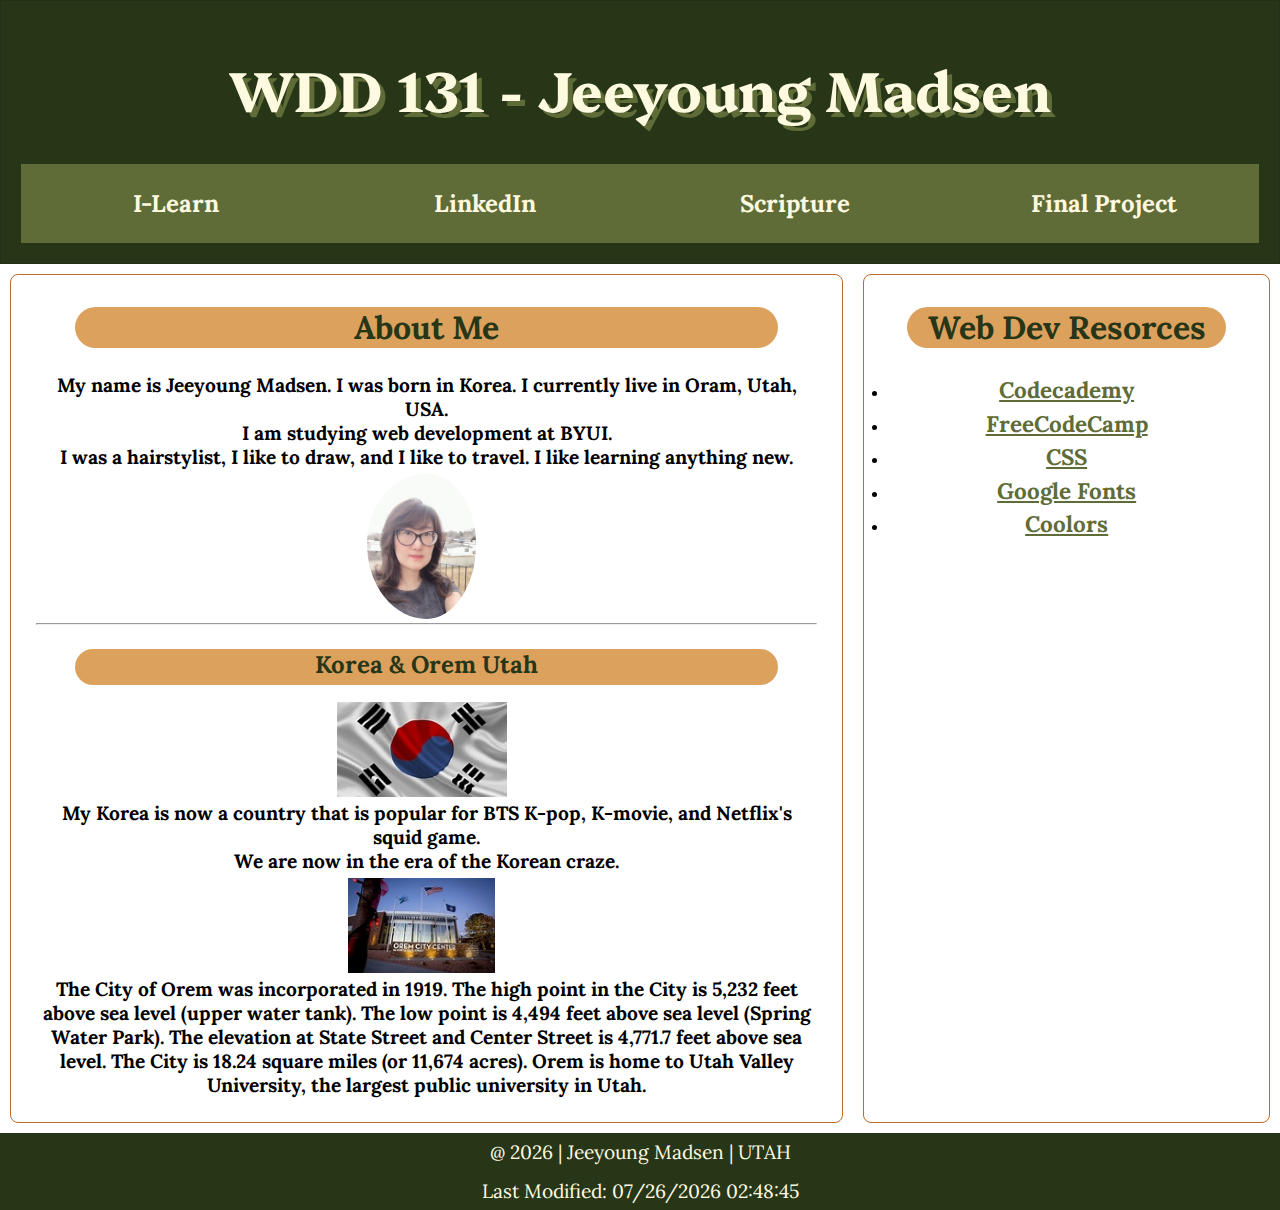
<file: index.html>
<!DOCTYPE html>
<html lang="en">
<head>
    <meta charset="UTF-8">
    <meta name="viewport" content="width=device-width, initial-scale=1.0">
    <title>WDD 131 - Dynamic Web Fundamentals - Jeeyoung Madsen</title>
    <meta name="author" content="Jeeyoung Madsen" />
    <meta name="description" content="WDD 131- Dynamic Web Fundamentals - Jeeyoung Madsen - About me." />

    <link rel="stylesheet" href="styles/base.css">
    <script src="scripts/getdates.js" defer></script>

    <link rel="preconnect" href="https://fonts.googleapis.com">
    <link rel="preconnect" href="https://fonts.gstatic.com" crossorigin>
    <link href="https://fonts.googleapis.com/css2?family=Josefin+Sans:wght@100&family=Lora:ital,wght@0,400..700;1,400..700&family=Platypi:ital,wght@0,300..800;1,300..800&family=Satisfy&display=swap" rel="stylesheet">
</head>
<body>
    <header>
        <h1>WDD 131 - Jeeyoung Madsen</h1>
        <nav>     
            <a href="https://byui.instructure.com/">I-Learn</a>
            <a href="www.linkedin.com/in/jeeyoung-madsen-9294201b5">LinkedIn</a>
            <a href="https://www.churchofjesuschrist.org/study/scriptures/bofm/alma/11?lang=eng">Scripture</a>
            <a href="final-project.html">Final Project</a>   
        </nav>
    </header>
    <main>
        <section class="card">
            <h2>About Me</h2>
            <div>
                <p>My name is Jeeyoung Madsen. I was born in Korea.
                    I currently live in Oram, Utah, USA. 
                    <br>
                    I am studying web development at BYUI. 
                    <br>
                    I was a hairstylist, I like to draw, and I like to travel. I like learning anything new.</p>
                <img id="picture" src="images/jeeyoung.jpg" alt="jeeyoung">
            </div>
            <hr>
            <h4>Korea & Orem Utah</h4>
            <div>
                <img src="images/korea.jpg" alt="korea flag">
                <p>My Korea is now a country that is popular for BTS K-pop, K-movie, and Netflix's squid game. 
                    <br>
                    We are now in the era of the Korean craze.</p>
                <img src="images/orem.jpg" alt="orem city building">
                <p>The City of Orem was incorporated in 1919. The high point in the City is 5,232 feet above sea level (upper water tank). The low point is 4,494 feet above sea level (Spring Water Park). The elevation at State Street and Center Street is 4,771.7 feet above sea level. The City is 18.24 square miles (or 11,674 acres).
                    Orem is home to Utah Valley University, the largest public university in Utah.</p>
            </div>
        </section>
        <section class="card">
            <div class="resources">
                <h2>Web Dev Resorces</h2>
                    <ul class="flex">
                        <li>
                            <a href="https://www.codecademy.com/">Codecademy</a>
                        </li>
                        <li>
                            <a href="https://www.freecodecamp.org/">FreeCodeCamp</a>
                        </li>
                        <li>
                            <a href="https://css-tricks.com/">CSS</a>
                        </li>
                        <li>
                            <a href="https://fonts.google.com/">Google Fonts</a>
                        </li>
                        <li>
                            <a href="https://coolors.co/">Coolors</a>
                        </li>
                    </ul>
            </div>
        </section>
    </main>
    <footer>
        <p>@
            <span id="currentyear"></span>
            | Jeeyoung Madsen | UTAH
        </p>
        <p>Last Modified: 
            <span id="lastModified"></span>
        </p>
    </footer>

</body>
</html>
</file>
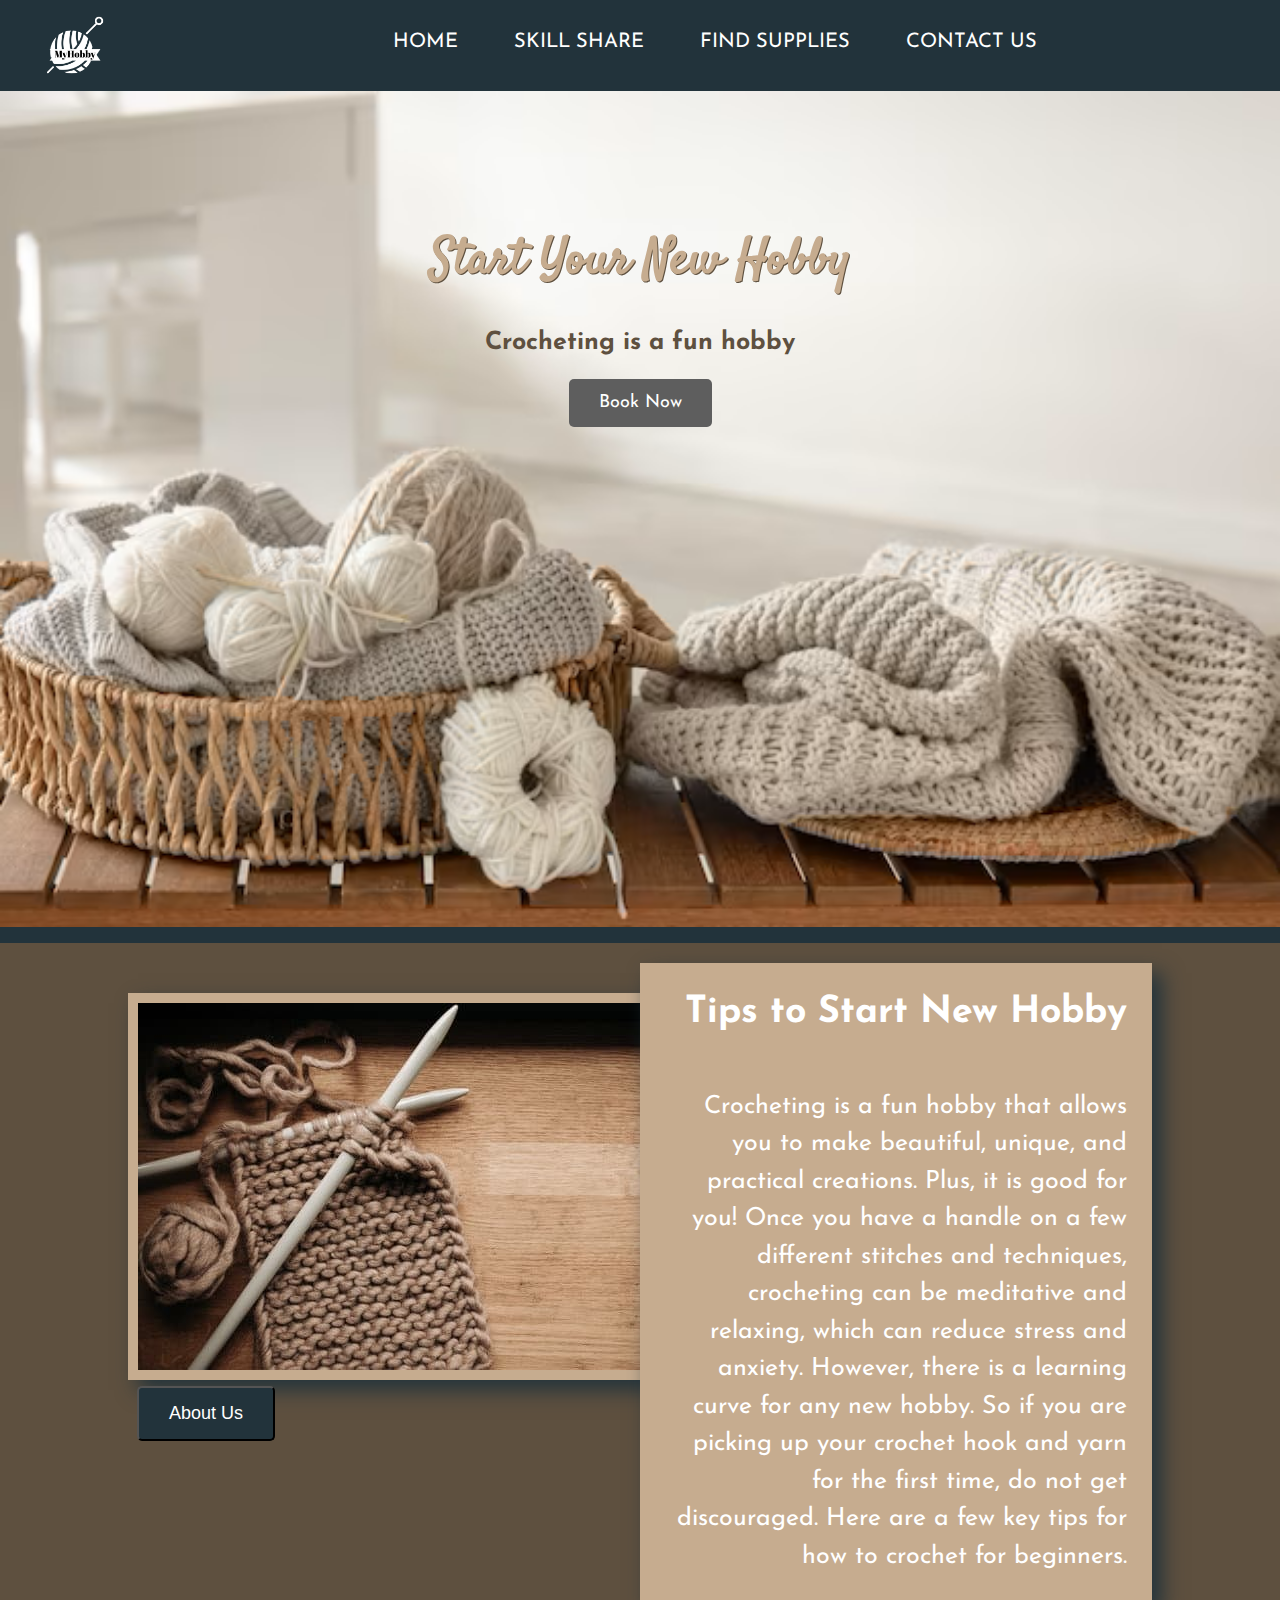
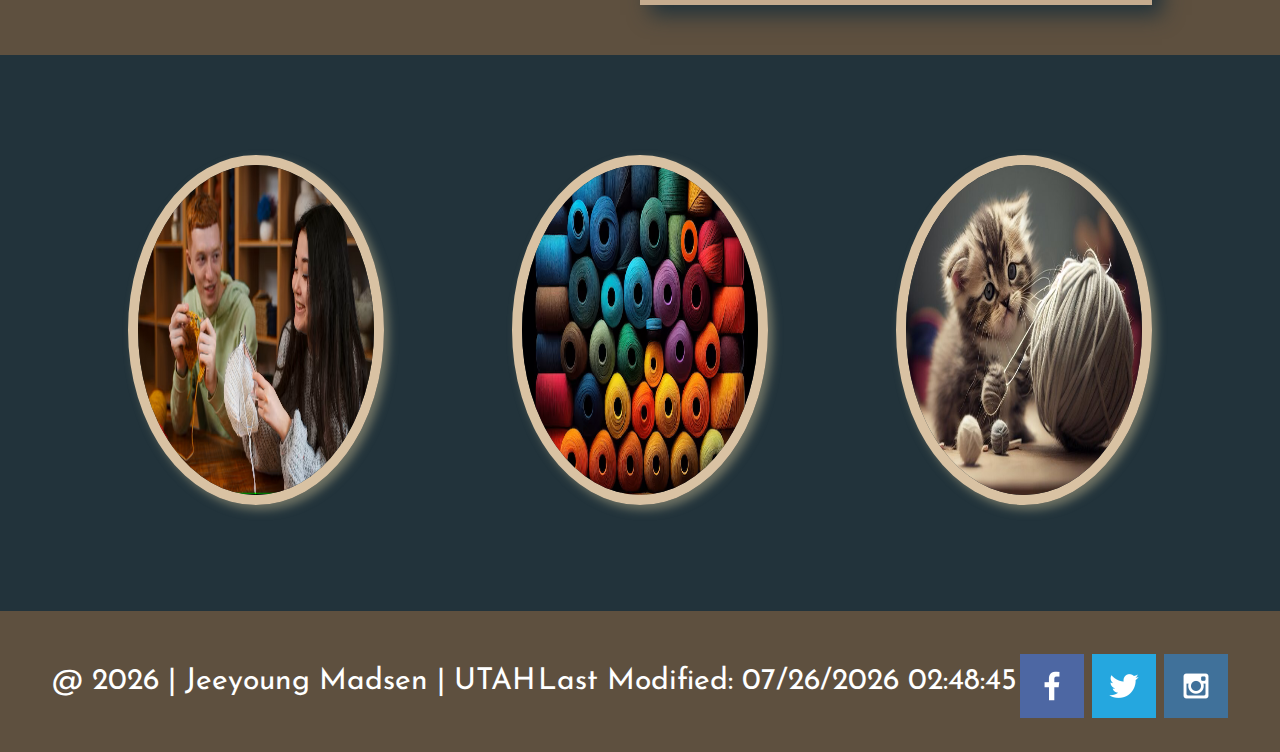
<file: project/index.html>
<!DOCTYPE html>
<html lang="en-us">

<head>
    <meta charset="UTF-8">
    <meta http-equiv="X-UA-Compatible" content="IE=edge">
    <meta name="viewport" content="width=device-width, initial-scale=1.0">
    <title>Hobby Play</title>
    <link rel="stylesheet" href="styles/index.css">
    <script src="scripts/index.js" defer></script>

    <link rel="preconnect" href="https://fonts.googleapis.com">
    <link rel="preconnect" href="https://fonts.gstatic.com" crossorigin>
    <link href="https://fonts.googleapis.com/css2?family=Josefin+Sans:wght@100&family=Lora:ital,wght@0,400..700;1,400..700&family=Platypi:ital,wght@0,300..800;1,300..800&family=Satisfy&display=swap" rel="stylesheet">
</head>

<body>
    <div id="content">
    <header>
        <a id="logo_link" href="index.html">
            <img class="logo" src="images/MyHobby-logos_white1.png" alt="crochet hobby logo">
        </a>
        <button id="menu"></button>
            <nav class="navigation">
            <!-- <ul> -->
                <a href="index.html">HOME</a>
                <a href="skillshare.html">SKILL SHARE</a>
                <a href="findsupplies.html">FIND SUPPLIES</a>
            <!-- <a href="site-plan.html">RATES/DATES</a> -->
                <a href="contactus.html">CONTACT US</a>
            <!-- </ul> -->
        </nav>
    </header>

    <div id="hobby">
        <div id="hobby-box">
            <img id="hobby-img" src="images/basket-with-threads.png" alt="crochet hobby">
        </div>
            <section id="hobby-msg">
                <h1 class="home-title">Start Your New Hobby</h1>
                <h4>Crocheting is a fun hobby</h4>
                <div class='button-box'>
                    <a class='book' href="contactus.html">Book Now</a>
                </div>
            </section>
    </div>
    <!-- <div class="bg-text">Enjoy Your Hobby</div> -->

    <main class="home-grid">
        <div id="background-home"></div>
            <section class="home">  
            <img class="brown-img" src="images/brownmaking.jpg" alt="start new hobby">
            <div class="dropdown">
                <button class="dropbtn">About Us</button>
                    <div class="dropdown-content">
                        <!-- <a href="#" rel="free" class="item-menu">Free</a>
                        <a href="#" rel="store" class="item-menu">Store</a>
                        <a href="#" rel="book" class="item-menu">Book</a> -->
                        <a href="skillshare.html">Free</a>
                        <a href="findsupplies.html">Store</a>
                        <a href="contactus.html">Book</a>
                    </div>
            </div>
            </section>
            <section class="home-text">
                <h2>Tips to Start New Hobby</h2>
                <p>Crocheting is a fun hobby that allows you to make beautiful, unique, and practical creations. 
                   Plus, it is good for you! Once you have a handle on a few different stitches and techniques, crocheting can be meditative and relaxing, 
                   which can reduce stress and anxiety. However, there is a learning curve for any new hobby. 
                   So if you are picking up your crochet hook and yarn for the first time, do not get discouraged. 
                   Here are a few key tips for how to crochet for beginners.</p>
           </section>
        
            <div id="information"></div>
            <section class="sharing-card">
                <div class="container">
                <img class="card-img" src="images/young-people-crochet.png" alt="two young men crochet">
                <div class='middle'>
                    <div class='text'>
                    <a href="skillshare.html">Class</a>
                </div>
                </div>
            </section>
            <section class="supplies-card">
            <div class="container">
            <img class="card-img" src="images/spools-multi-colored-thread.png" alt="colored thread">
                <div class='middle'>
                <div class='text'>
                <a href="findsupplies.html">Link</a>
                </div>
                </div>
            </div>  
            </section>
            <section class="contact-card">
            <div class="container"> 
            <img class="card-img" src="images/kitten-playing-with-ball-wool_188544-7879.jpg" alt="kitten contact us">
                <div class='middle'>
                <div class='text'> 
                <a href="contactus.html">Help</a>
                </div>
                </div>
            </div>
            </section>   
        </main>

    <footer>
        <p>@
            <span id="currentyear"></span>
            | Jeeyoung Madsen | UTAH
        </p>
        <p>Last Modified: 
            <span id="lastModified"></span>
        </p>
        <!-- <p><a href="siteplan.html">Site Plan</a></p>
        <p><a href="contactus.html">Contact Us</a></p> -->
        <div class="social">
            <a href="https://facebook.com" target="_blank">
                <img src="images/facebook.png" alt="fb icon">
            </a>
            <a href="https://twitter.com" target="_blank">
                <img src="images/twitter.png" alt="twitter icon">
            </a>
            <a href="https://instagram.com" target="_blank">
                <img src="images/instagram.png" alt="instagram icon">
            </a>
        </div>
    </footer>
    </div>
</body>
</html>
</file>
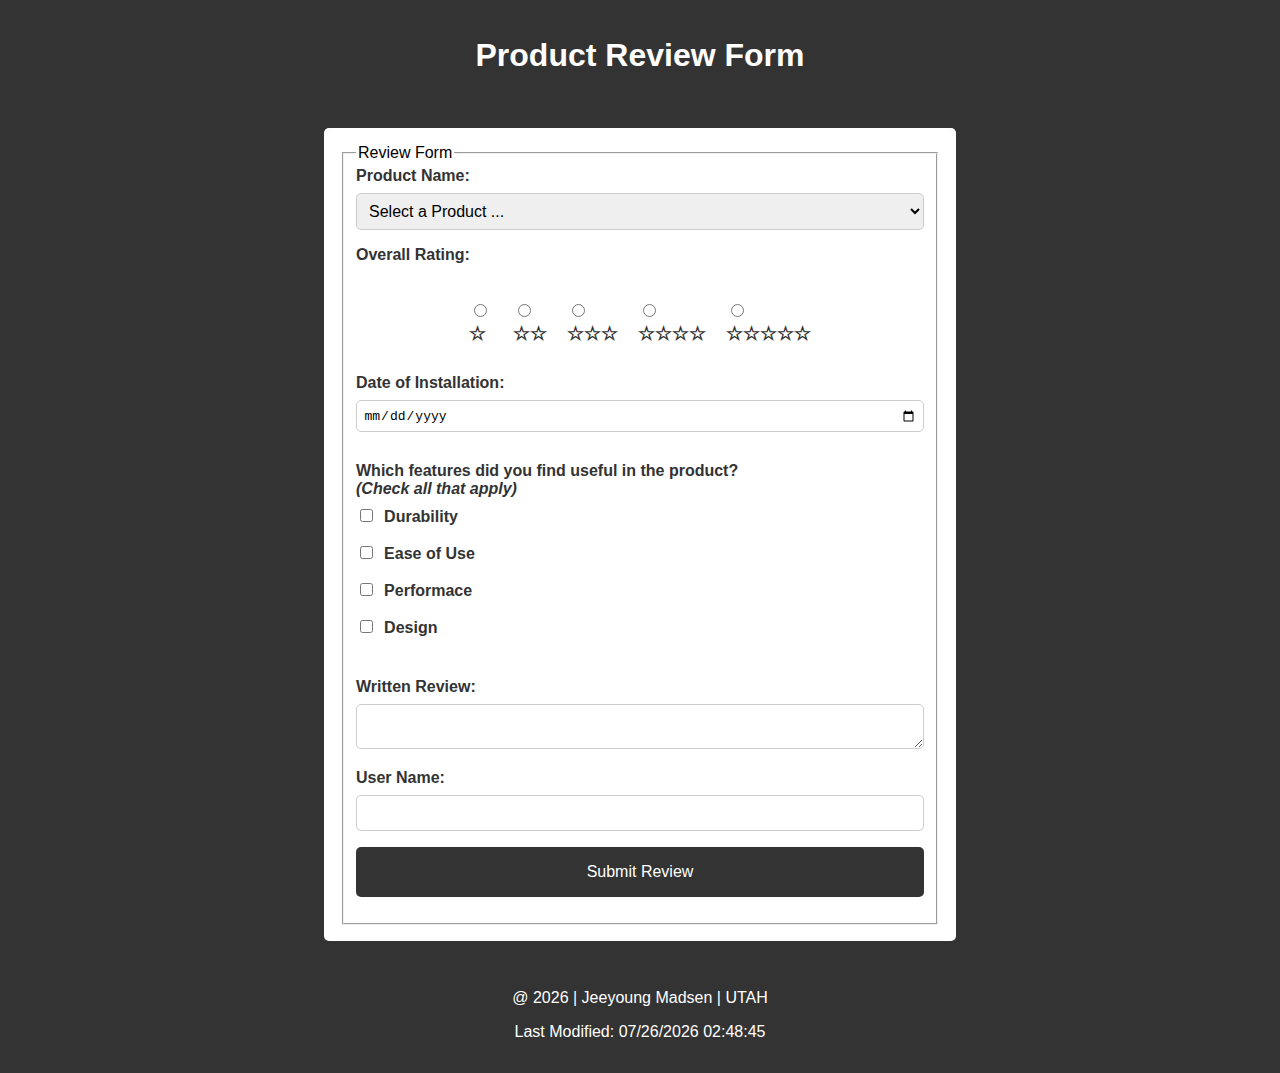
<file: form.html>
<!DOCTYPE html>
<html lang="en">
<head>
    <meta charset="UTF-8">
    <meta name="viewport" content="width=device-width, initial-scale=1.0">
    <title>WDD 131 - Dynamic Web Fundamentals - Jeeyoung Madsen</title>
    <meta name="author" content="Jeeyoung Madsen" />
    <meta name="description" content="WDD 131- Dynamic Web Fundamentals - Jeeyoung Madsen - Product Review Form" />

    <link rel="stylesheet" href="styles/form.css">
    <script src="scripts/form.js" defer></script>

    <link rel="preconnect" href="https://fonts.googleapis.com">
    <link rel="preconnect" href="https://fonts.gstatic.com" crossorigin>
    <link href="https://fonts.googleapis.com/css2?family=Josefin+Sans:wght@100&family=Lora:ital,wght@0,400..700;1,400..700&family=Platypi:ital,wght@0,300..800;1,300..800&family=Satisfy&display=swap" rel="stylesheet">
</head>
<body>
    <header>
        <h1>Product Review Form</h1>
    </header>
    <main>
        <form id="reviewForm" method="get" action="review.html">
            <fieldset>
                <legend>Review Form</legend>

                <!-- Product Name -->
                <div>
                    <label for="productName">Product Name:</label>
                    <select id="productName" name="productName" required>
                        <option value="" disabled selected>Select a Product ...</option>
                    </select>
                </div>

                <!-- Overall Rating -->
                <div>
                    
                    <label>Overall Rating:</label>
                    <div class="rating-container">
                    <div class="rating-item">
                        <input type="radio" id="rating1" name="rating" value="1" required>
                        <label for="rating1">☆</label>
                    </div>
                    <div class="rating-item">
                        <input type="radio" id="rating2" name="rating" value="2" required>
                        <label for="rating2">☆☆</label>
                    </div>
                    <div class="rating-item">
                        <input type="radio" id="rating3" name="rating" value="3" required>
                        <label for="rating3">☆☆☆</label>
                    </div>
                    <div class="rating-item">
                        <input type="radio" id="rating4" name="rating" value="4" required>
                        <label for="rating4">☆☆☆☆</label>
                    </div>
                    <div class="rating-item">
                        <input type="radio" id="rating5" name="rating" value="5" required>
                        <label for="rating5">☆☆☆☆☆</label>
                    </div>
                    </div>
                    <!-- </div> -->
                </div>

                <!-- Date of Installation -->
                <div>
                    <label for="installDate">Date of Installation:</label>
                    <input type="date" id="installDate" name="installDate" required>
                </div>

                <!-- Useful Features -->
                <div class="feature-container">
                    <label>Which features did you find useful in the product? <br><em>(Check all that apply)</em></label>
                    <div class="tick-box">
                    <div>
                        <input type="checkbox" id="feature1" name="features" value="Feature 1">
                        <label for="feature1">Durability</label>
                    </div>
                    <div>
                        <input type="checkbox" id="feature2" name="features" value="Feature 2">
                        <label for="feature2">Ease of Use</label>
                    </div>
                    <div>
                        <input type="checkbox" id="feature3" name="features" value="Feature 3">
                        <label for="feature3">Performace</label>
                    </div>
                    <div>
                        <input type="checkbox" id="feature4" name="features" value="Feature 4">
                        <label for="feature3">Design</label>
                    </div>
                    </div>
                </div>

                <!-- Written Review -->
                <div>
                    <label for="writtenReview">Written Review:</label>
                    <textarea id="writtenReview" name="writtenReview"></textarea>
                </div>

                <!-- User Name -->
                <div>
                    <label for="userName">User Name:</label>
                    <input type="text" id="userName" name="userName">
                </div>

                <!-- Form Submission Button -->
                <div>
                    <input type="submit" value="Submit Review">
                </div>
            </fieldset>
        </form>
    </main>
    <footer>
        <p>@
            <span id="currentyear"></span>
            | Jeeyoung Madsen | UTAH
        </p>
        <p>Last Modified: 
            <span id="lastModified"></span>
        </p>
    </footer>
</body>
</html>
</file>
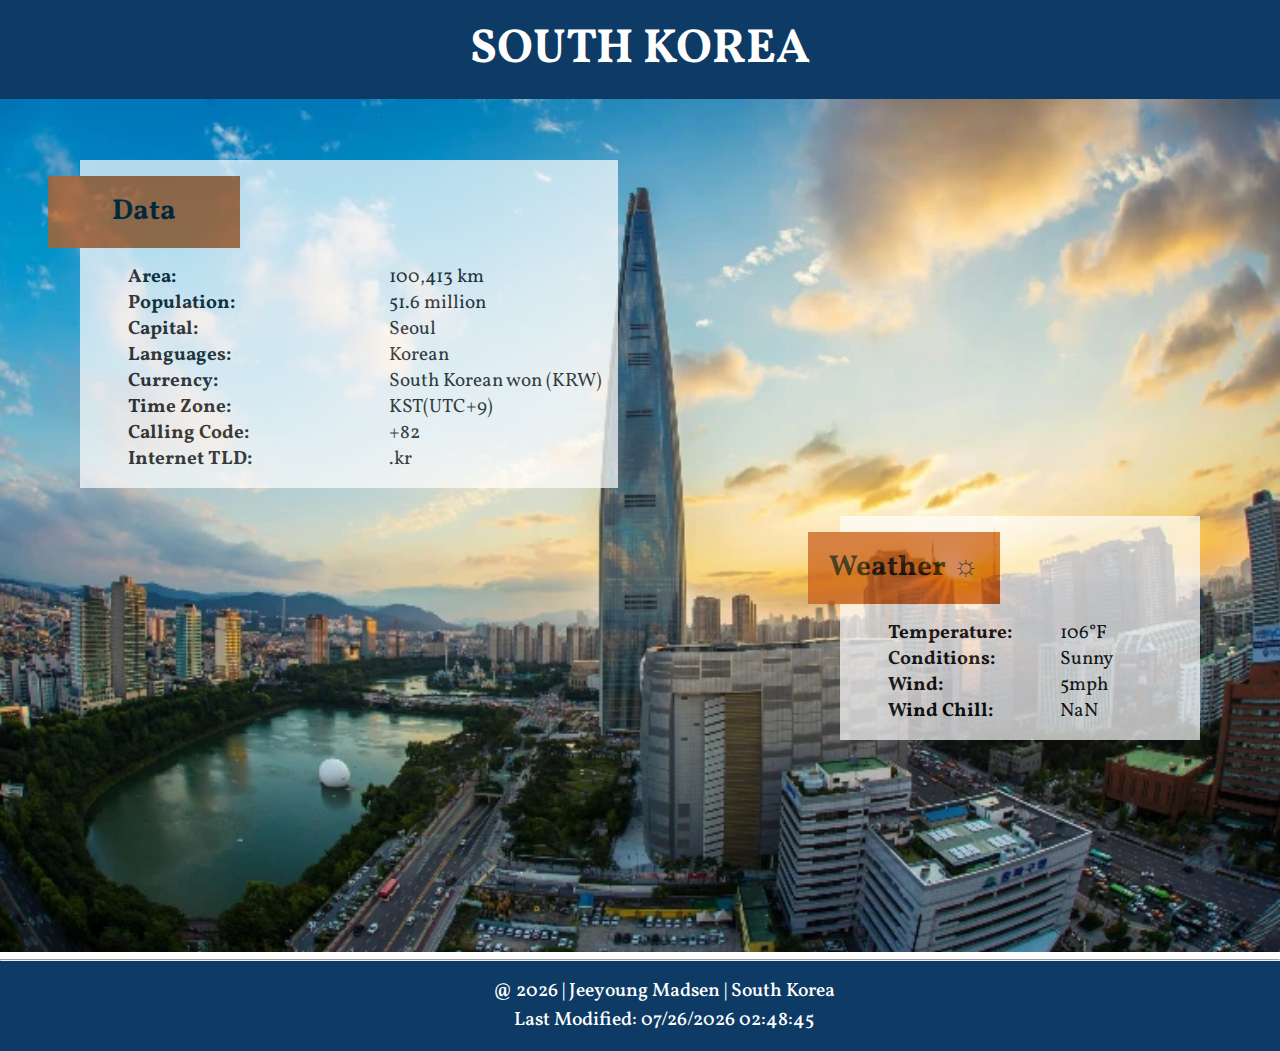
<file: place.html>
<!DOCTYPE html>
<html lang="en">
<head>
    <meta charset="UTF-8">
    <meta name="viewport" content="width=device-width, initial-scale=1.0">
    <title>WDD 131 - Dynamic Web Fundamentals - Jeeyoung Madsen</title>
    <meta name="author" content="Jeeyoung Madsen">
    <meta name="description" content="WDD 131- Dynamic Web Fundamentals - Jeeyoung Madsen - Country Page">

    <link rel="stylesheet" href="styles/place.css">
    <link rel="stylesheet" href="styles/place-large.css">
    <script src="scripts/place.js" defer></script>

    <link rel="preconnect" href="https://fonts.googleapis.com">
    <link rel="preconnect" href="https://fonts.gstatic.com" crossorigin>
    <link href="https://fonts.googleapis.com/css2?family=Vollkorn:ital,wght@0,400..900;1,400..900&display=swap" rel="stylesheet">
</head>
<body>
    <header>
        <h1>SOUTH KOREA</h1>
    </header>
    <main>
        <div class="hero">
            <picture>
            <source srcset="images/seoul-large.webp" media="(min-width: 1500px)">
            <source srcset="images/seoul-medium.webp" media="(min-width: 1000px)">
            <source srcset="images/seoul-small.webp" media="(min-width: 550px)">
            <img src="images/seoul.webp" alt="image of capital city seoul." width="400" height="200">
            <!-- <img src="images/seoul.webp" alt="image of seoul" width="1248" height="682"> -->
            </picture>
        </div>

        <div class="data" id="data">
            <h2>Data</h2>

            <p><strong>Area: </strong></p>
            <p>100,413 km</p>
            <p><strong>Population:</strong></p>
            <p>51.6 million</p>
            <p><strong>Capital:</strong></p>
            <p>Seoul</p>
            <p><strong>Languages:</strong></p>
            <p>Korean</p>
            <p><strong>Currency:</strong></p>
            <p>South Korean won (KRW)</p>
            <p><strong>Time Zone:</strong></p>
            <p>KST(UTC+9)</p>
            <p><strong>Calling Code: </strong></p>
            <p>+82</p>
            <p><strong>Internet TLD:</strong></p>
            <p>.kr</p>

        </div>
        <hr>
        <div class="data" id="weather">
            <h2>Weather </h2>
            <img src="images/weather_clouds_sun_icon.svg" alt="weather clouds sunny" width="100" height="100">

          
            <p><strong>Temperature: </strong></p>
            <p><span id="temperature">106</span>&#176;F</p>
            <!-- <p><span id="temperature">106</span>&#176;F</p> -->
            <p><strong>Conditions:</strong></p>
            <p>Sunny</p>
            <p><strong>Wind:</strong></p>
            <p><span id="wind">5</span>mph</p>
            <p><strong>Wind Chill: </strong></p>
            <p><span id="windChill"> </span></p>
        </div>
    </main>
    <footer>
        <p>@
            <span id="currentyear"></span>
            <!-- <i class="icon U+1F340"></i> -->
            | Jeeyoung Madsen | South Korea
        </p>
        <p>Last Modified: 
            <span id="lastModified"></span>
        </p>
    </footer>
</body>
</html>
</file>
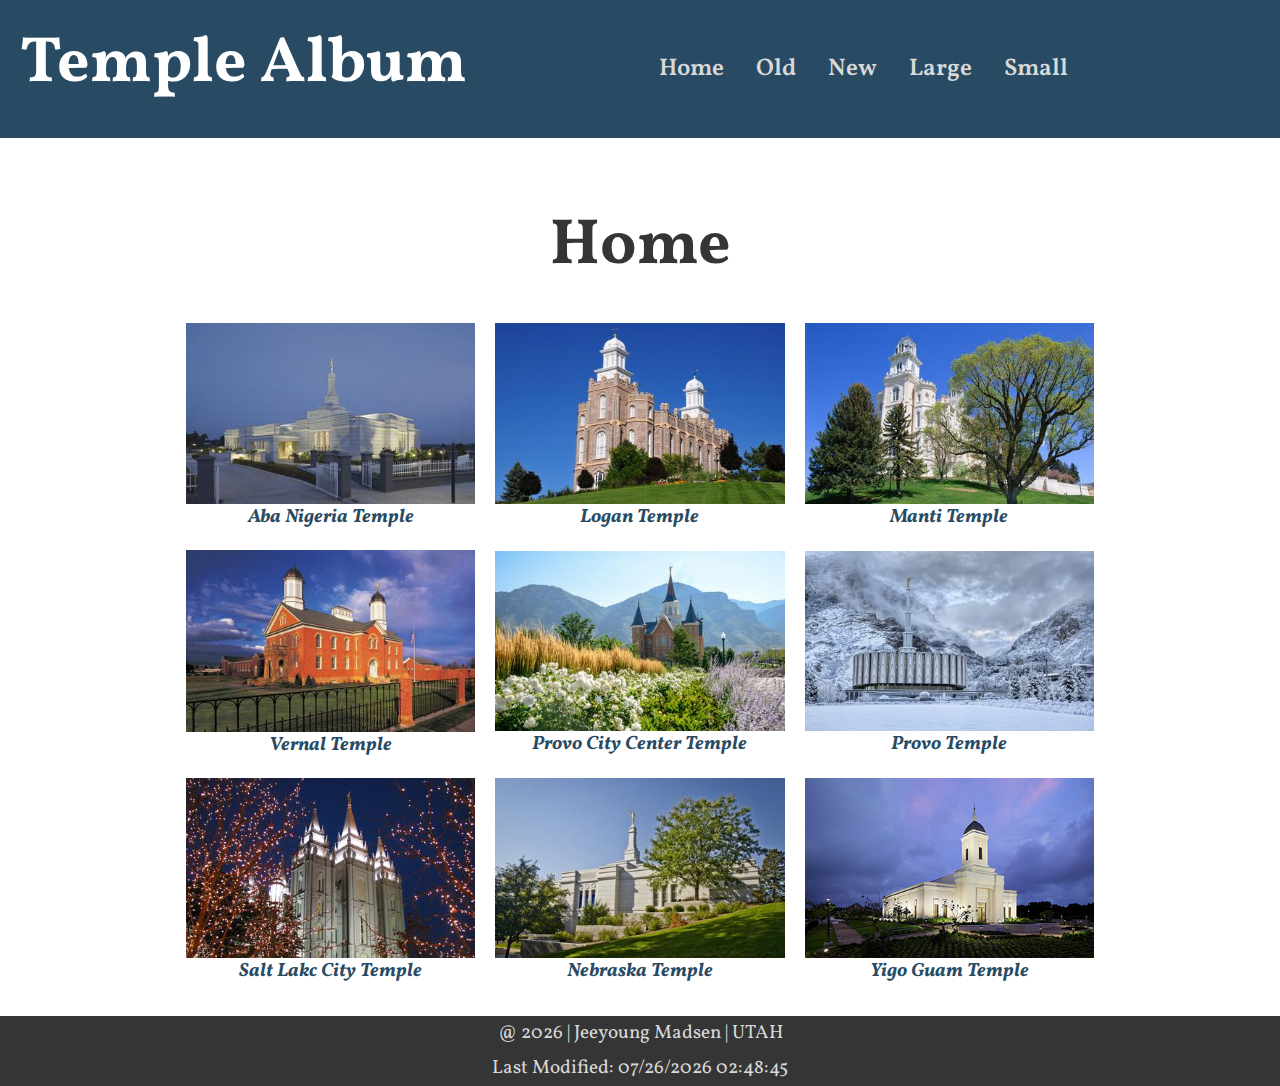
<file: temples.html>
<!DOCTYPE html>
<html lang="en-us">
<head>
    <meta charset="utf-8">
    <meta name="viewport" content="width=device-width, initial-scale=1">
    <title>WDD 131 - Dynamic Web Fundamentals - Jeeyoung Madsen</title>
    <meta name="author" content="Jeeyoung Madsen" />
    <meta name="description" content="WDD 131- Dynamic Web Fundamentals - Jeeyoung Madsen - Picture Album" />

    <link rel="stylesheet" href="styles/temples.css">
    <link rel="stylesheet" href="styles/temples-large.css">
    <script src="scripts/temples.js" defer></script>

    <link rel="preconnect" href="https://fonts.googleapis.com">
    <link rel="preconnect" href="https://fonts.gstatic.com" crossorigin>
    <link href="https://fonts.googleapis.com/css2?family=Vollkorn:ital,wght@0,400..900;1,400..900&display=swap" rel="stylesheet">
</head>
<body>
    <header>
        <!-- <div class="navigation"> -->
        <h1>Temple Album</h1>
        
        <nav class="navigation">
            <button id="menu" aria-label="Menu">
            <!-- <h1>Temple Album</h1> -->
            <!-- <button id="menu" aria-label="Menu" class="open"> -->
                <!-- <span class="icon-bar"></span>
                <span class="icon-bar"></span>
                <span class="icon-bar"></span>
                <span class="close-icon">X</span> -->
            </button>
        <ul>
            <li><a href="#">Home</a></li>
            <li><a href="#">Old</a></li>
            <li><a href="#">New</a></li>
            <li><a href="#">Large</a></li>
            <li><a href="#">Small</a></li>
        </ul>
        
        </nav>
    <!-- </div> -->
    </header>
    <main>
        <!-- <section> -->
        <h2>Home</h2>
        <section class="temples">
            <figure>
                <img src="images/aba-nigeria-temple.jpg" alt="aba Nigeria Temple">
                <figcaption>Aba Nigeria Temple</figcaption>
            </figure>
            <figure>
                <img src="images/logan-temple.jpg" alt="logan temple">
                <figcaption>Logan Temple</figcaption>
            </figure>
            <figure>
                <img src="images/manti-temple.jpg" alt="manti temple">
                <figcaption>Manti Temple</figcaption>
            </figure>
            <figure>
                <img src="images/vernal-temple.jpg" alt="vernal temple">
                <figcaption>Vernal Temple</figcaption>
            </figure>
            <figure>
                <img src="images/provo-city-center-temple.jpg" alt="provo city center temple">
                <figcaption>Provo City Center Temple</figcaption>
            </figure>
            <figure>
                <img src="images/provo-temple.jpg" alt="provo-temple">
                <figcaption>Provo Temple</figcaption>
            </figure>
            <figure>
                <img src="images/slctemple.jpg" alt="slctemple">
                <figcaption>Salt Lakc City Temple</figcaption>
            </figure>
            <figure>
                <img src="images/nebraska-temple.jpg" alt="nebraska temple">
                <figcaption>Nebraska Temple</figcaption>
            </figure>
            <figure>
                <img src="images/yigo_guam_temple.jpg" alt="yigo guam temple">
                <figcaption>Yigo Guam Temple</figcaption>
            </figure>
        </section>
        <!-- </section> -->
    </main>
    <footer>
        <p>@
            <span id="currentyear"></span>
            | Jeeyoung Madsen | UTAH
        </p>
        <p>Last Modified: 
            <span id="lastModified"></span>
        </p>
    </footer>

</body>

</html>
</file>
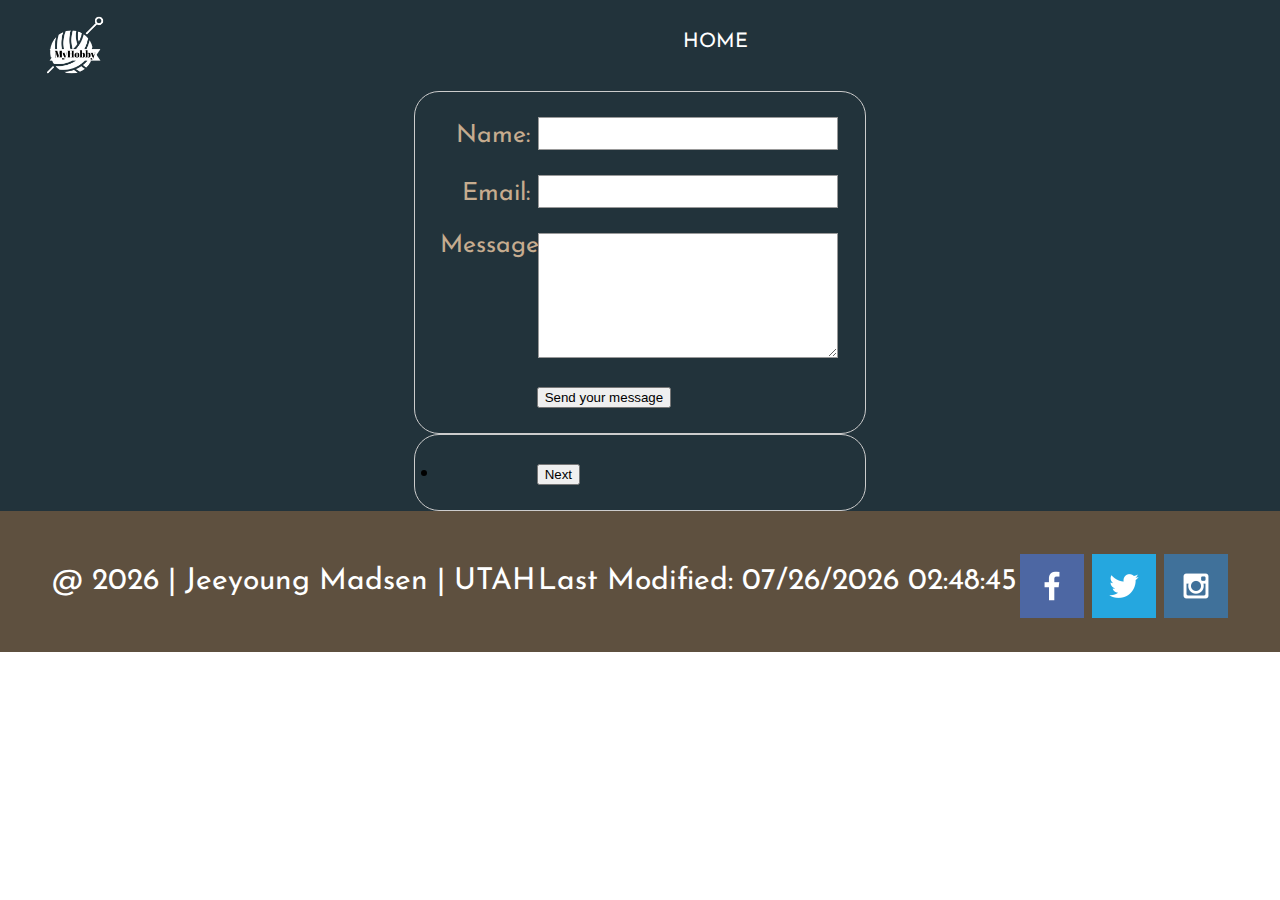
<file: project/contactus.html>
<!DOCTYPE html>
<html lang="en">

<head>
    <meta charset="UTF-8">
    <meta http-equiv="X-UA-Compatible" content="IE=edge">
    <meta name="viewport" content="width=device-width, initial-scale=1.0">
    <title>Contact Us</title>
    <link rel="stylesheet" href="styles/index.css">
    <script src="scripts/index.js" defer></script>
</head>

<body>
    <div id="content">
        <header>
            <a id="logo_link" href="index.html">
                <img class="logo" src="images/MyHobby-logos_white1.png" alt="crochet hobby logo">
            </a>
            <button id="menu"></button>
            <nav class="navigation">
            <nav>
                <a href="index.html">HOME</a>
                <!-- <a href="skillshare.html">SKILL SHARE</a>
                <a href="findsupplies.html">FIND SUPPLIES</a>
                <a href="site-plan.html">RATES/DATES</a> -->
                <!-- <a href="contactus.html">CONTACT US</a> -->
            </nav>
        </header>

    <main>
        <div id="feedback"></div>
        <form action="/my-handling-form-page" method="post">
            <ul>
              <li>
                <label for="name">Name:</label>
                <input type="text" id="name" name="user_name" />
              </li>
              <li>
                <label for="mail">Email:</label>
                <input type="email" id="mail" name="user_email" />
              </li>
              <li>
                <label for="msg">Message:</label>
                <textarea id="msg" name="user_message"></textarea>
              </li>
              <li class="button">
                <button type="submit">Send your message</button>
              </li>
            </ul>
        </form>
        <form action="index.html" method="home">
            <li class="button">
            <button type="Home">Next</button>
          </li>
        </form>      
    </main>

    <footer>
        <p>@
            <span id="currentyear"></span>
            | Jeeyoung Madsen | UTAH
        </p>
        <p>Last Modified: 
            <span id="lastModified"></span>
        </p>
        <div class="social">
            <a href="https://facebook.com" target="_blank">
                <img src="images/facebook.png" alt="fb icon">
            </a>
            <a href="https://twitter.com" target="_blank">
                <img src="images/twitter.png" alt="twitter icon">
            </a>
            <a href="https://instagram.com" target="_blank">
                <img src="images/instagram.png" alt="instagram icon">
            </a>
        </div>
    </footer>


    </div>
</body>
</html>
</file>
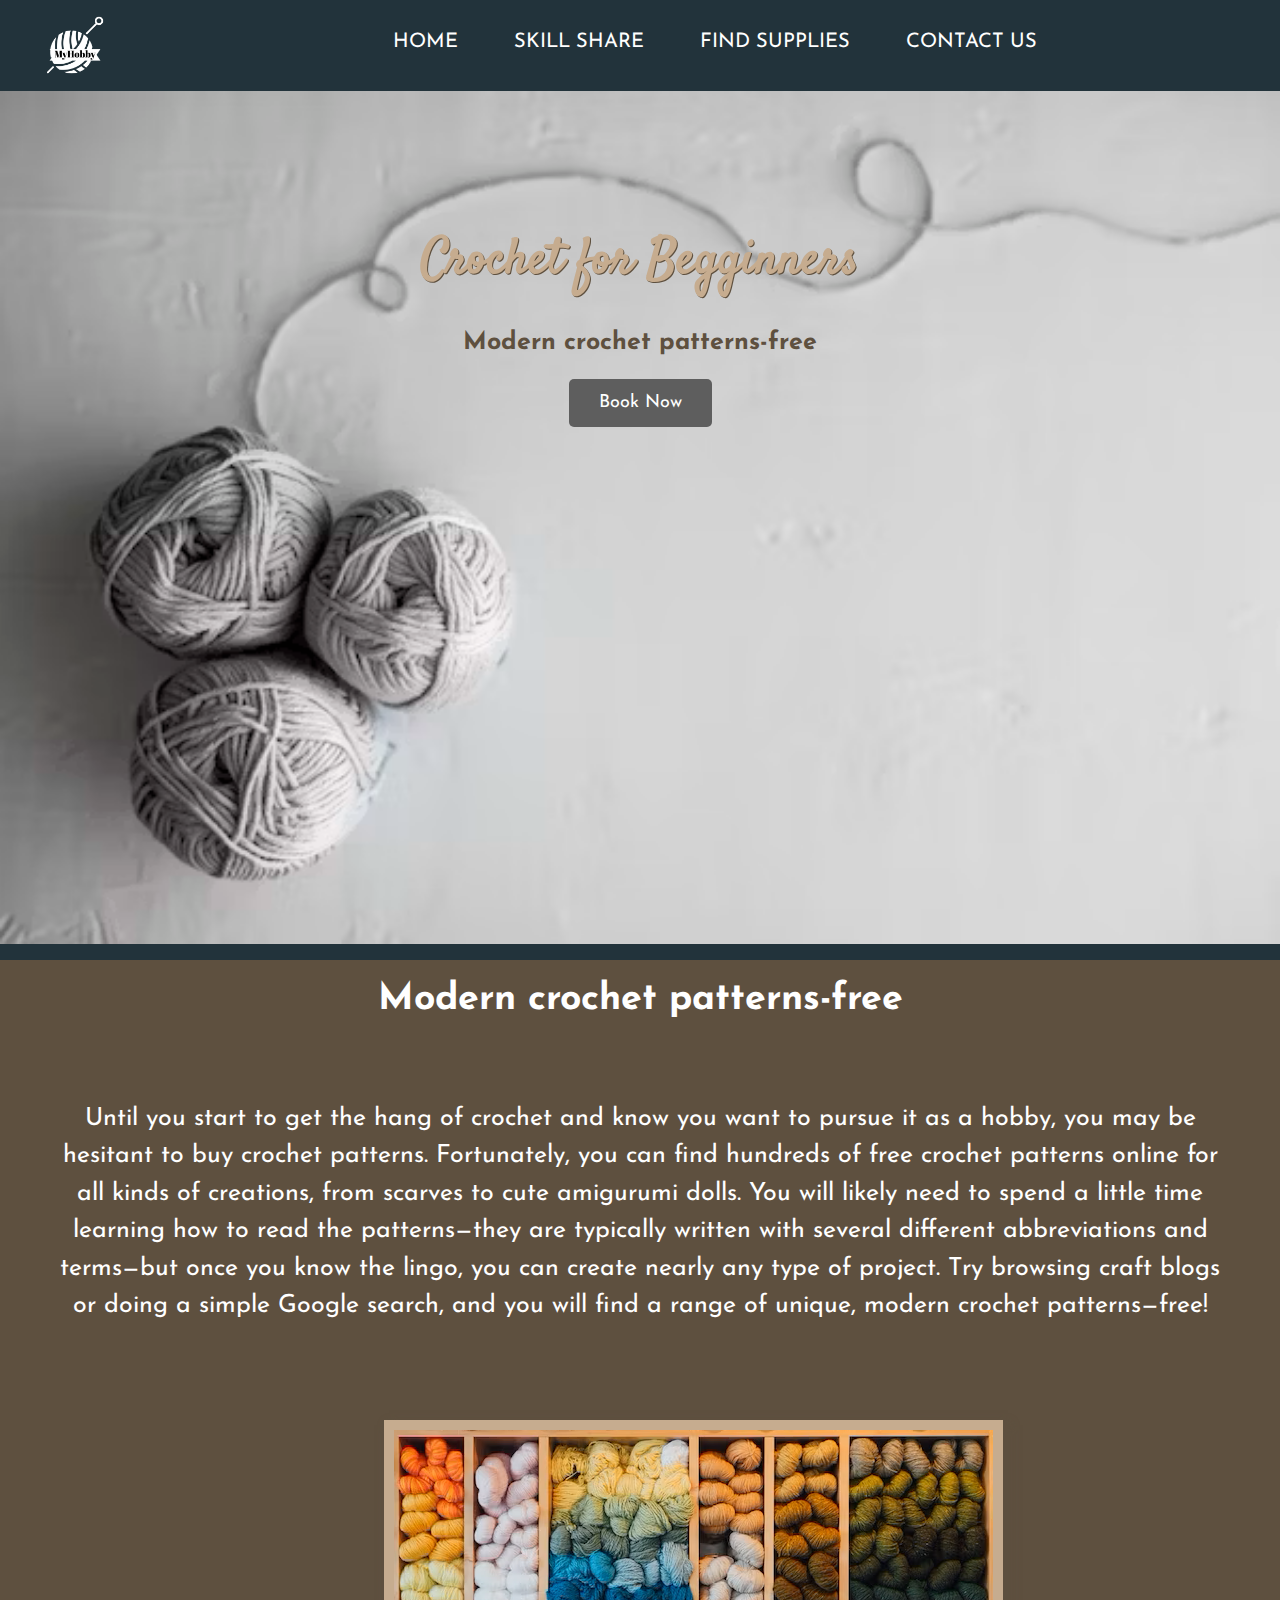
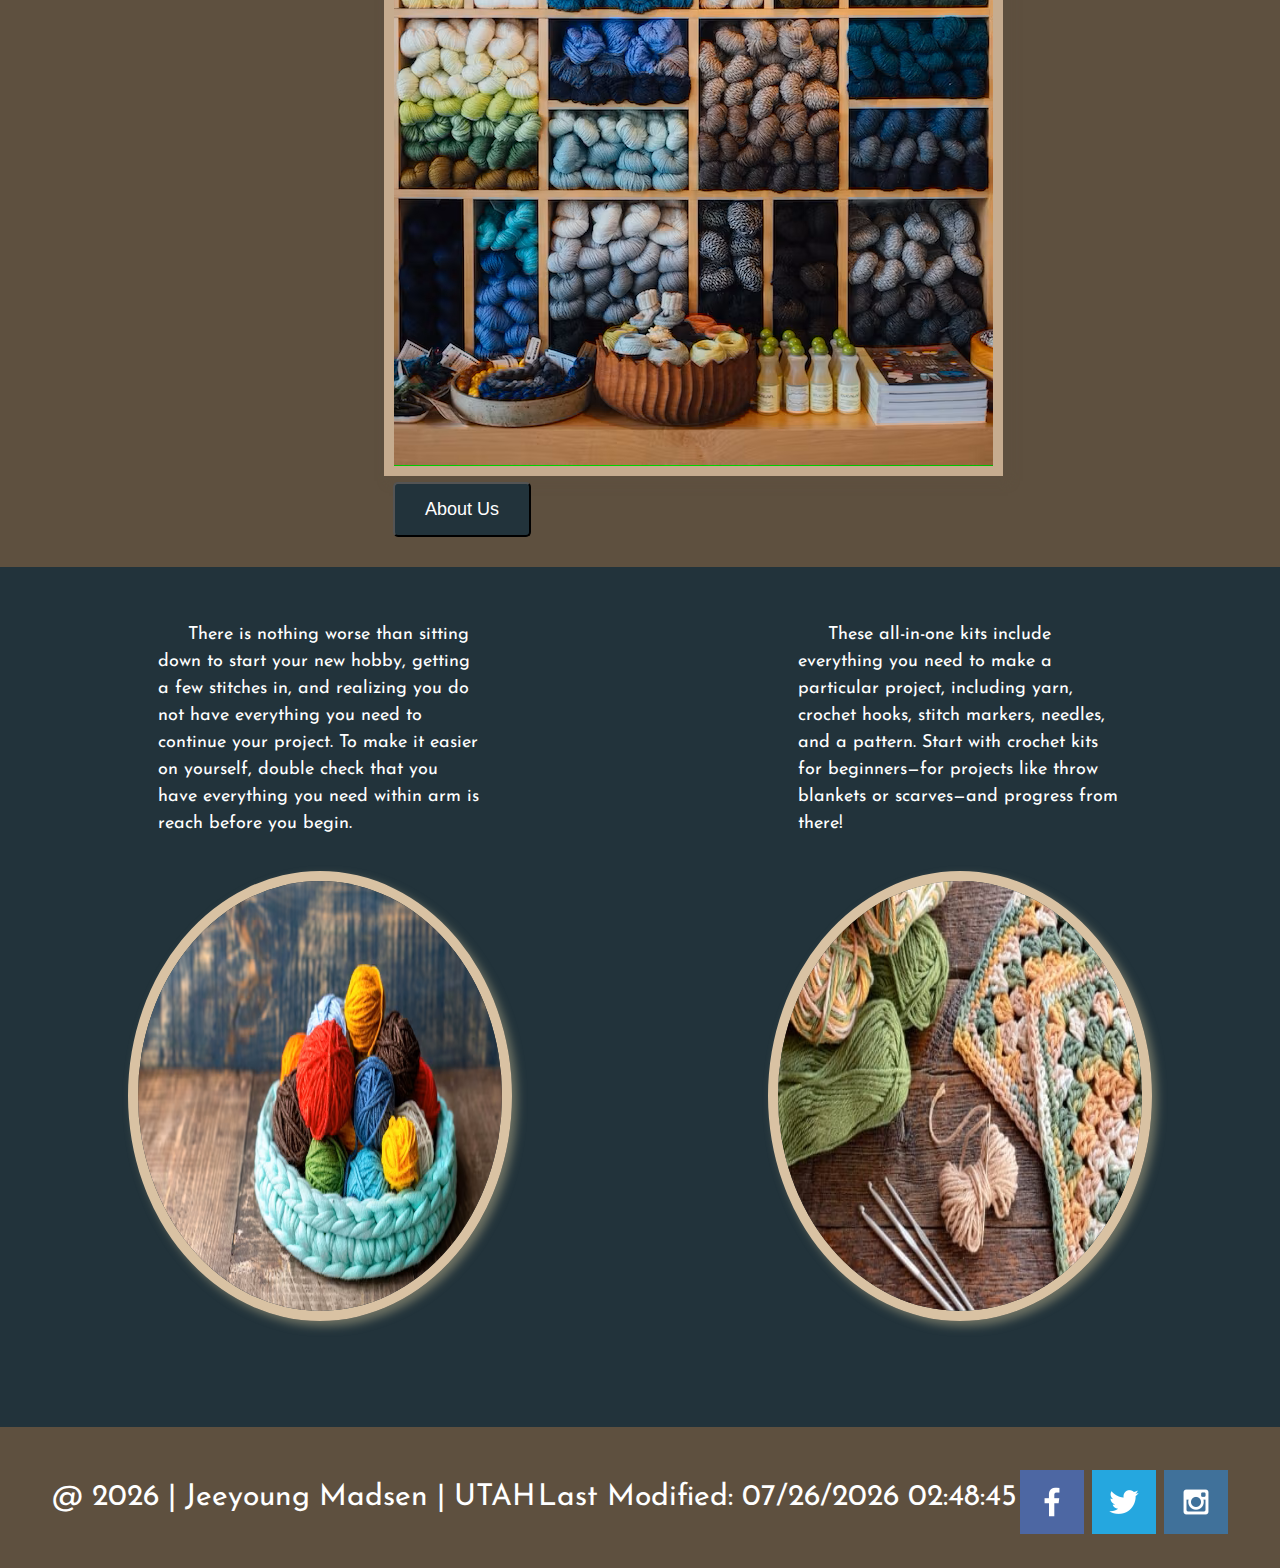
<file: project/findsupplies.html>
<!DOCTYPE html>
<html lang="en-us">

<head>
    <meta charset="UTF-8">
    <meta http-equiv="X-UA-Compatible" content="IE=edge">
    <meta name="viewport" content="width=device-width, initial-scale=1.0">
    <title>Find Supplies</title>
    <link rel="stylesheet" href="styles/index.css">
    <script src="scripts/index.js" defer></script>
</head>

<body>
    <div id="content">
    <header>
        <a id="logo_link" href="findsupplies.html">
            <img class="logo" src="images/MyHobby-logos_white1.png" alt="crochet hobby logo">
        </a>
        <button id="menu"></button>
        <nav class="navigation">
            <a href="index.html">HOME</a>
            <a href="skillshare.html">SKILL SHARE</a>
            <a href="findsupplies.html">FIND SUPPLIES</a>
            <!-- <a href="site-plan.html">RATES/DATES</a> -->
            <a href="contactus.html">CONTACT US</a>
        </nav>
    </header>
    <div id="find">
        <div id="find-box">
            <img id="find-img" src="images/blackyarn.png" alt="crochet suplies">
        </div>
        <section id="find-msg">
            <h1 class="home-title">Crochet for Begginners</h1>
            <h4>Modern crochet patterns-free</h4>
            <div class='button-box'>
                <a class='book' href="contactus.html">Book Now</a>
            </div>
        </section>
    </div>
    
    <main class="home-grid">
        <div id="background-finding"></div>
            <section class="finding-text">
                <h2>Modern crochet patterns-free</h2>
                <p> Until you start to get the hang of crochet and know you want to pursue it as a hobby, 
                    you may be hesitant to buy crochet patterns. 
                    Fortunately, you can find hundreds of free crochet patterns online for all kinds of creations, 
                    from scarves to cute amigurumi dolls. You will likely need to spend a little time learning 
                    how to read the patterns—they are typically written with several different abbreviations and terms—but once you know the lingo, 
                    you can create nearly any type of project. Try browsing craft blogs or doing a simple Google search, 
                    and you will find a range of unique, modern crochet patterns—free! 
                </p>
            </section>
            <section class="finding">
                <img class="yarns-img" src="images/yarns.png" alt="crochet supplies">
            <!-- <img class="icon" src="images/river_icon.png" alt="river icon"> -->
                <!-- <h2></h2>
                <p></p> -->
                <div class="dropdown">
                    <button class="dropbtn">About Us</button>
                        <div class="dropdown-content">
                            <a href="skillshare.html">Free</a>
                            <a href="findsupplies.html">Store</a>
                            <a href="contactus.html">Book</a>
                        </div>
                </div>
            </section>

        <div id="information"></div>
            <section class="finding-card">
                <p>There is nothing worse than sitting down to start your new hobby, 
                    getting a few stitches in, and realizing you do not have everything you need to continue your project. 
                    To make it easier on yourself, double check that you have everything you need within arm is reach before you begin. </p>
                <div class="container">
                <img class="infor-img" src="images/balls-yarn.png" alt="yarns img">
            <!-- <img class="icon" src="images/fire_icon.png" alt="fire icon"> -->
                <!-- <h3>crochet supplies</h3> -->
                <div class="middle">
                    <div class="text">
                    <a href="https://www.joann.com">JOANN</a>
                    </div>
                </div>
                </div>
                <!-- <p>There is nothing worse than sitting down to start your new hobby, 
                    getting a few stitches in, and realizing you do not have everything you need to continue your project. 
                    To make it easier on yourself, double check that you have everything you need within arm is reach before you begin. </p> -->
            </section>
            <section class="making-card">
                <p>These all-in-one kits include everything you need to make a particular project, including yarn, 
                    crochet hooks, stitch markers, needles, and a pattern. 
                    Start with crochet kits for beginners—for projects like throw blankets or scarves—and progress from there!</p>
                <div class="container">
                <img class="infor-img" src="images/making.jpg" alt="making link">
            <!-- <img class="icon" src="images/oars.png" alt="oars icon"> -->
                <!-- <h3>Link</h3> -->
                <div class="middle">
                    <div class="text">
                    <a href="https://www.hobbylobby.com">Hobby Lobby</a>
                    </div>
                </div>
                </div>
                <!-- <p>Required materials for each project may slightly vary, 
                    but generally, you will need the following basic crochet supplies for beginners:</p> -->
            </section>

    </main>

    <footer>
        <p>@
            <span id="currentyear"></span>
            | Jeeyoung Madsen | UTAH
        </p>
        <p>Last Modified: 
            <span id="lastModified"></span>
        </p>

        <div class="social">
            <a href="https://facebook.com" target="_blank">
                <img src="images/facebook.png" alt="fb icon">
            </a>
            <a href="https://twitter.com" target="_blank">
                <img src="images/twitter.png" alt="twitter icon">
            </a>
            <a href="https://instagram.com" target="_blank">
                <img src="images/instagram.png" alt="instagram icon">
            </a>
        </div>
    </footer>
    </div>
</body>
</html>
</file>
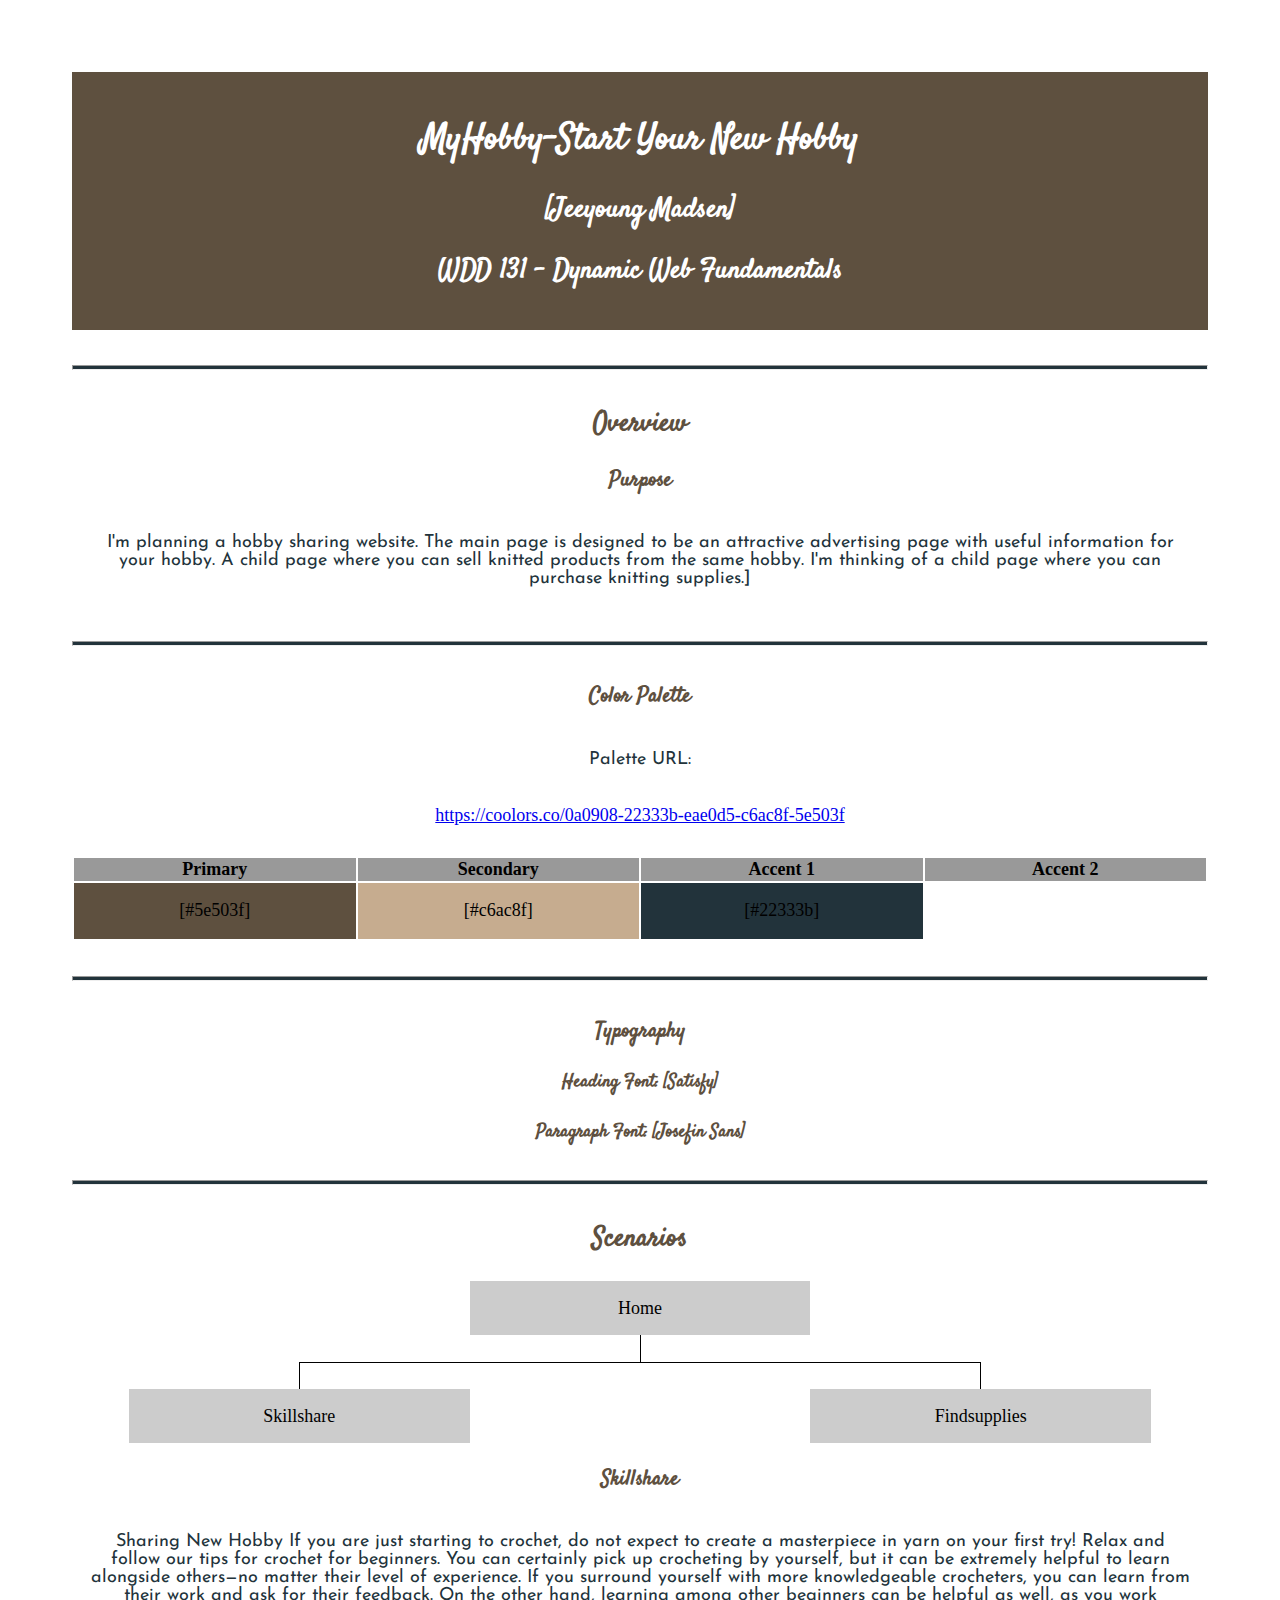
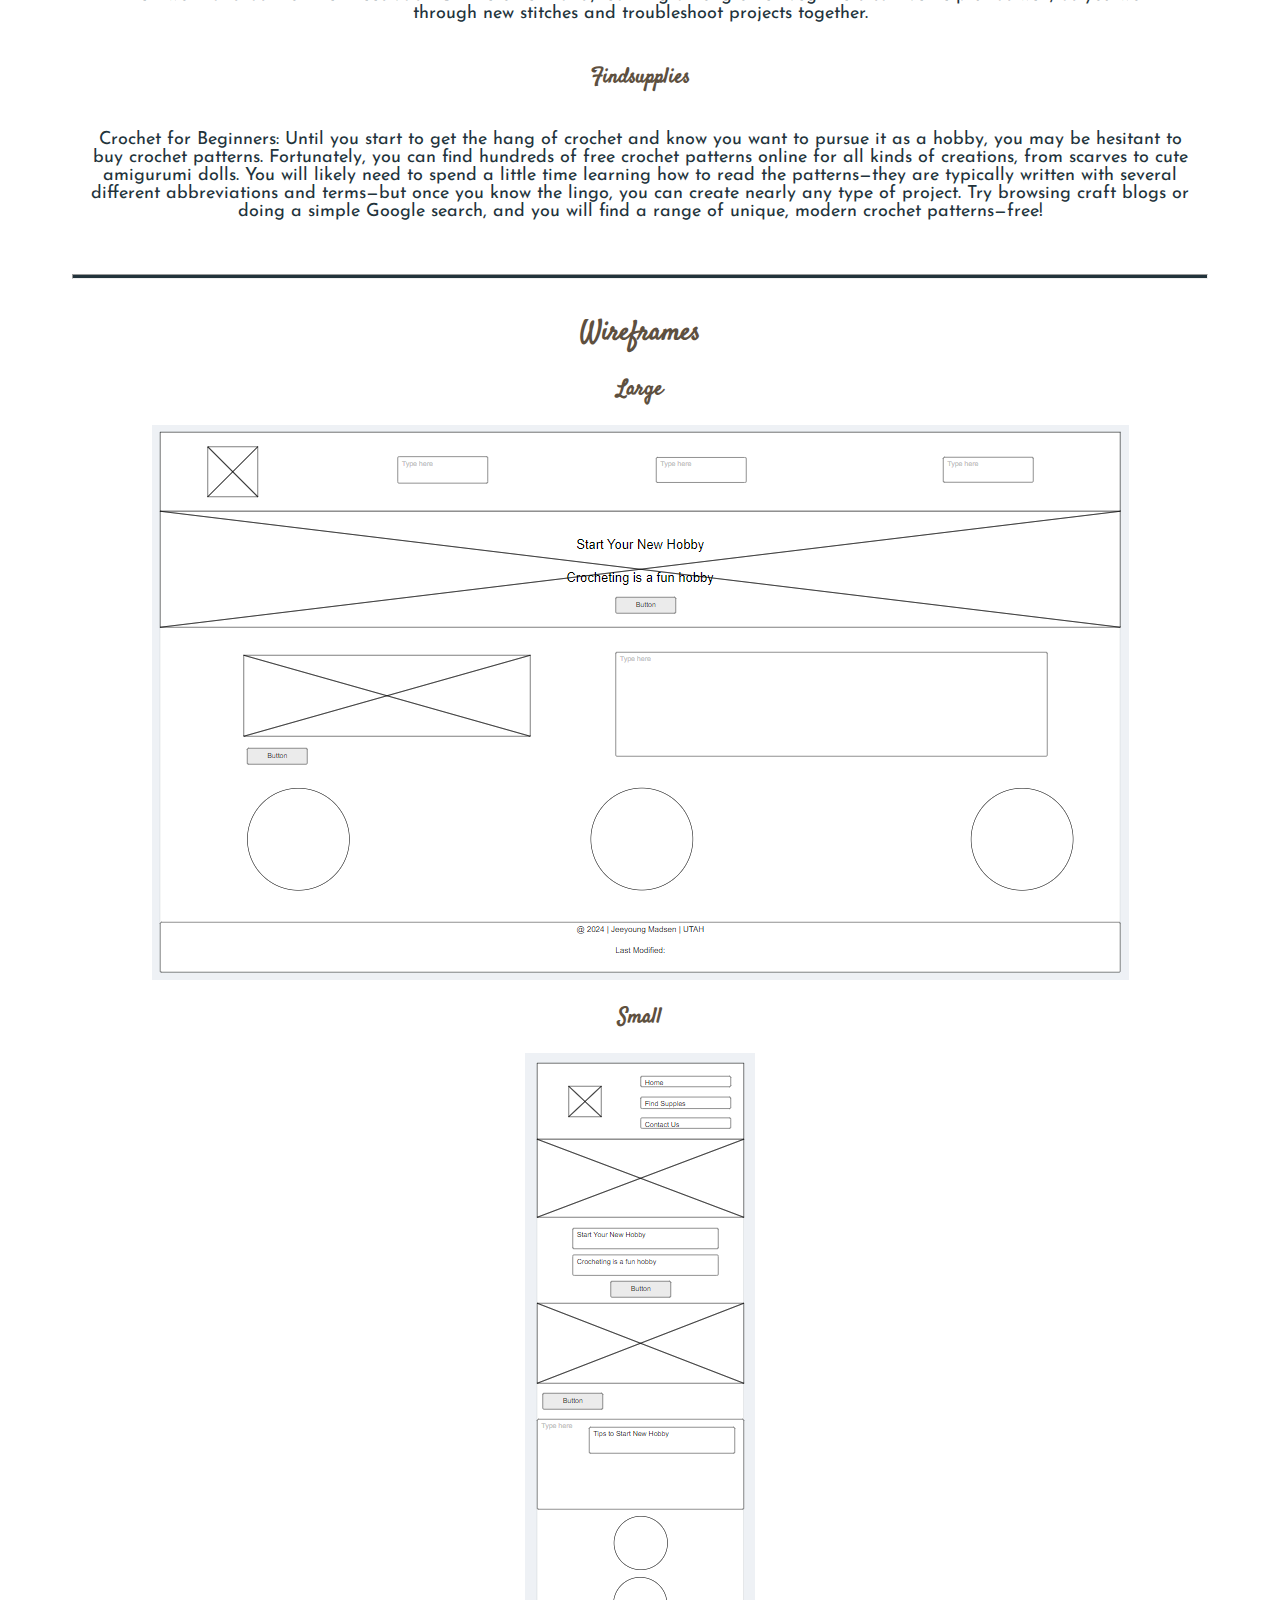
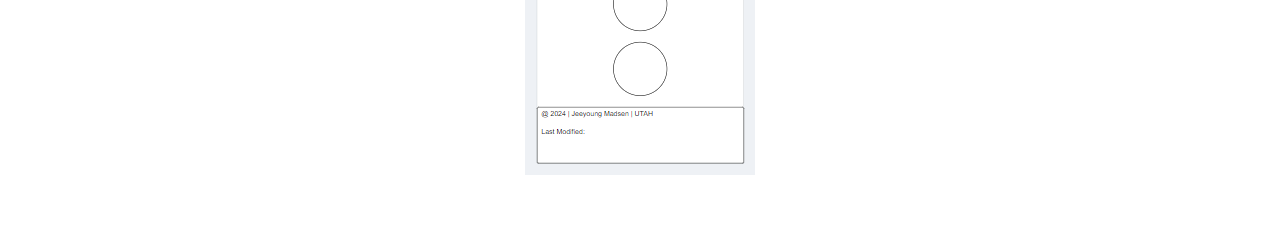
<file: project/siteplan.html>
<!DOCTYPE html>
<html lang="en-us">
    
  <head>
    <meta charset="UTF-8">
    <meta name="viewport" content="width=device-width, initial-scale=1.0">
    <title>WDD 131 - Dynamic Web Fundamentals - Jeeyoung Madsen</title>
    <meta name="author" content="Jeeyoung Madsen" />
    <meta name="description" content="WDD 131- Dynamic Web Fundamentals - Jeeyoung Madsen - siteplan." />

    <link rel="stylesheet" href="styles/siteplan.css">

  </head>

  <body>
    <header>
      <h1>MyHobby-Start Your New Hobby</h1>
      <h2>[Jeeyoung Madsen]</h2>
      <h2>WDD 131 - Dynamic Web Fundamentals</h2>
    </header>
    <main>

      <hr />
      <h2>Overview</h2>
      <h3>Purpose</h3>
      <p>I'm planning a hobby sharing website. 
        The main page is designed to be an attractive advertising page with useful information for your hobby. A child page where you can sell knitted products from the same hobby. 
        I'm thinking of a child page where you can purchase knitting supplies.]</p>  <!-- change this -->

      <hr />

      <h3>
        Color Palette
      </h3>
      <p>Palette URL:</p> 
      <a href="https://coolors.co/0a0908-22333b-eae0d5-c6ac8f-5e503f" 
        target="_blank">https://coolors.co/0a0908-22333b-eae0d5-c6ac8f-5e503f</a>


      <table class="colors">
        <tr>
          <th>Primary</th>
          <th>Secondary</th>
          <th>Accent 1</th>
          <th>Accent 2</th>
        </tr>
        
        <tr>
          <td class="primary">[#5e503f]</td>
          <td class="secondary">[#c6ac8f]</td>
          <td class="accent1">[#22333b]</td>
          <td class="accent2"></td>
        </tr>
      </table>

      <hr>
      <h3>
        Typography
      </h3>
      
      <h4>
        Heading Font: [Satisfy] 
      </h4>
      <h4>
        Paragraph Font: [Josefin Sans] 
      </h4>
    
      <hr>
      <h2>
        Scenarios
      </h2>
      <div class="sitemap">
        <div class="sm-home">
          Home
        </div>
        <div class="sm-page2">
          Skillshare 
        </div>
        <div class="sm-page3">
          Findsupplies  
        </div>

        <div class="top">
          &nbsp;
        </div>
        <div class="left">
          &nbsp;
        </div>
        <div class="right">
          &nbsp;
        </div>

      </div>


      <h3>Skillshare</h3>
      <p>

        Sharing New Hobby
        If you are just starting to crochet, 
        do not expect to create a masterpiece in yarn on your first try! 
        Relax and follow our tips for crochet for beginners.

        You can certainly pick up crocheting by yourself, 
        but it can be extremely helpful to learn alongside others—no matter their level of experience. 
        If you surround yourself with more knowledgeable crocheters, you can learn from their work and ask for their feedback. 
        On the other hand, learning among other beginners can be helpful as well, as you work through new stitches and troubleshoot projects together. 
      </p>

      <h3>Findsupplies</h3>
      <p>

        Crochet for Beginners:
        Until you start to get the hang of crochet and know you want to pursue it as a hobby, 
        you may be hesitant to buy crochet patterns. 
        Fortunately, you can find hundreds of free crochet patterns online for all kinds of creations, 
        from scarves to cute amigurumi dolls. You will likely need to spend a little time learning 
        how to read the patterns—they are typically written with several different abbreviations and terms—but once you know the lingo, 
        you can create nearly any type of project. Try browsing craft blogs or doing a simple Google search, 
        and you will find a range of unique, modern crochet patterns—free! 
      </p>

      <hr>
      <h2>
        Wireframes
      </h2>

      <h3>Large</h3>
      <img src="images/wireframe_desktopView.png" alt="wireframe desktip view">

      <h3>Small</h3>
      <img src="images/wireframe_mobileView.png" alt="wireframe mobile view.png">

      
    </main>
  </body>

</html>
</file>
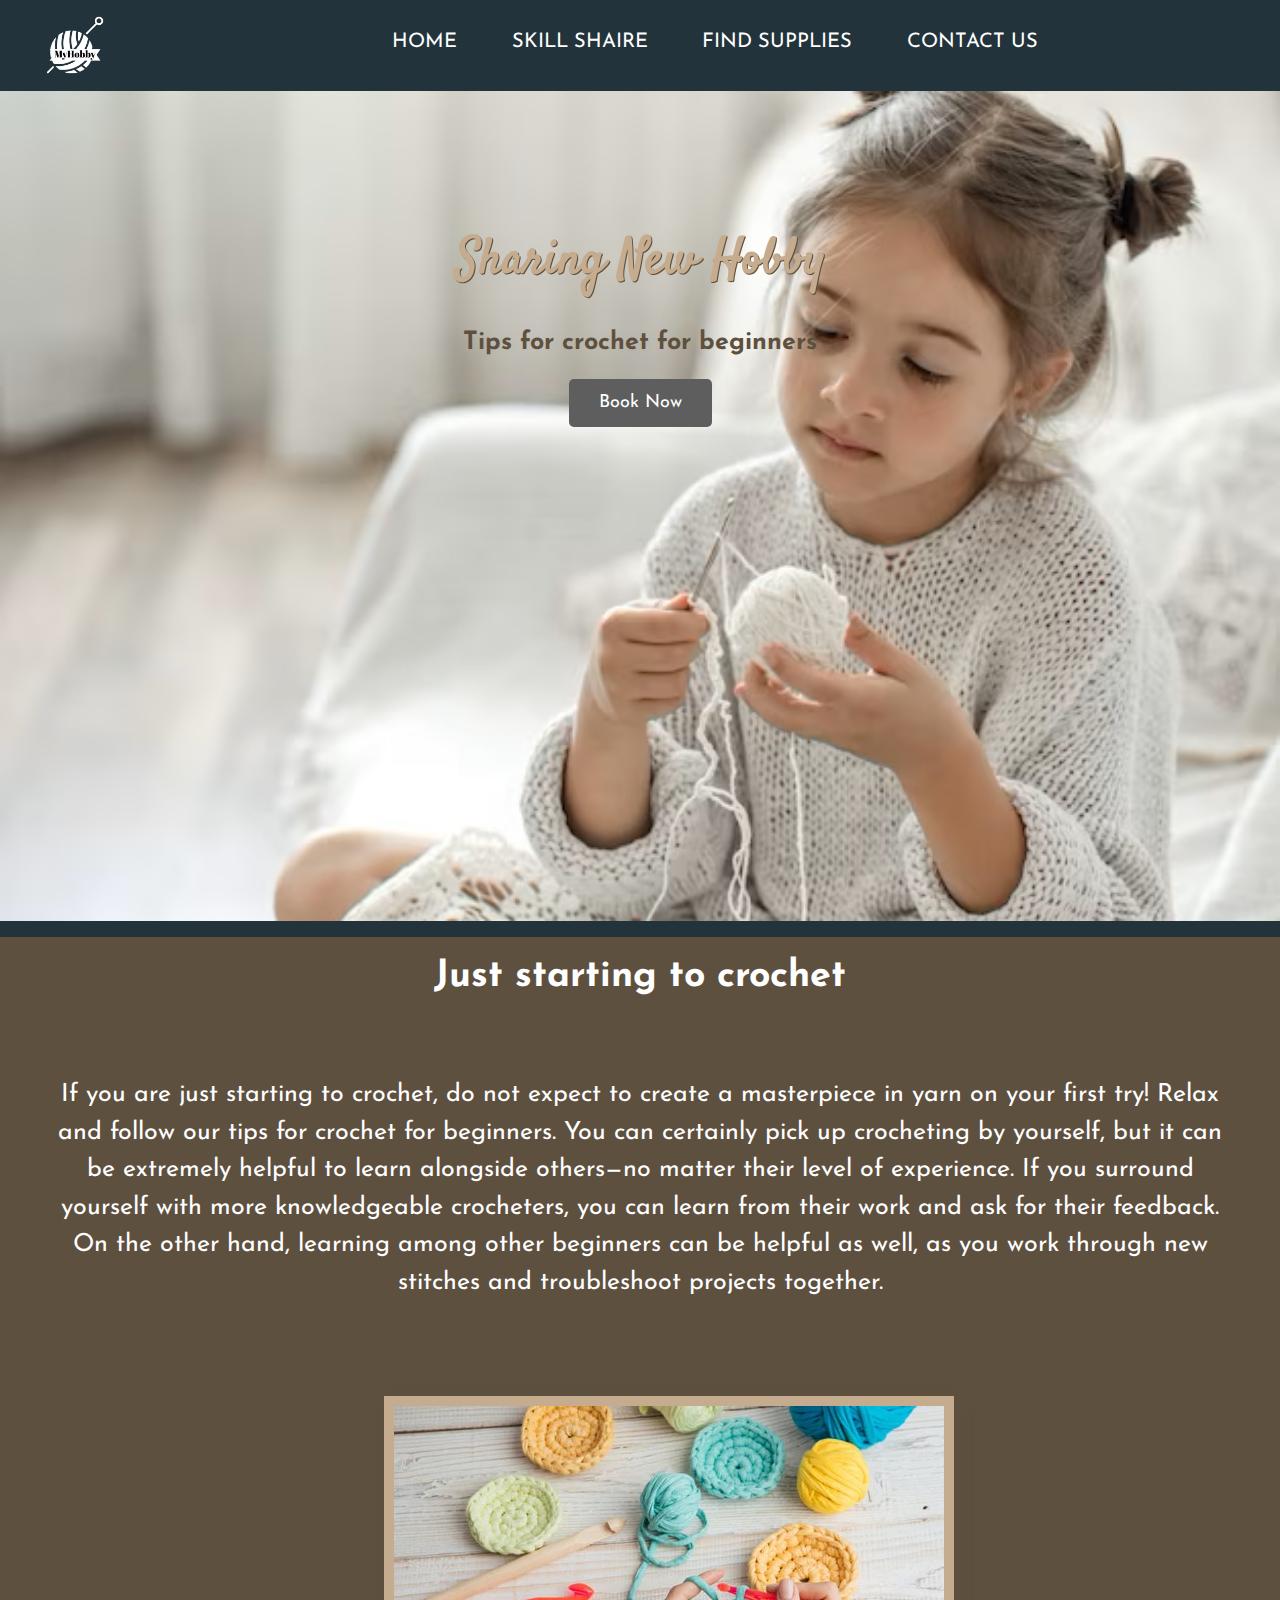
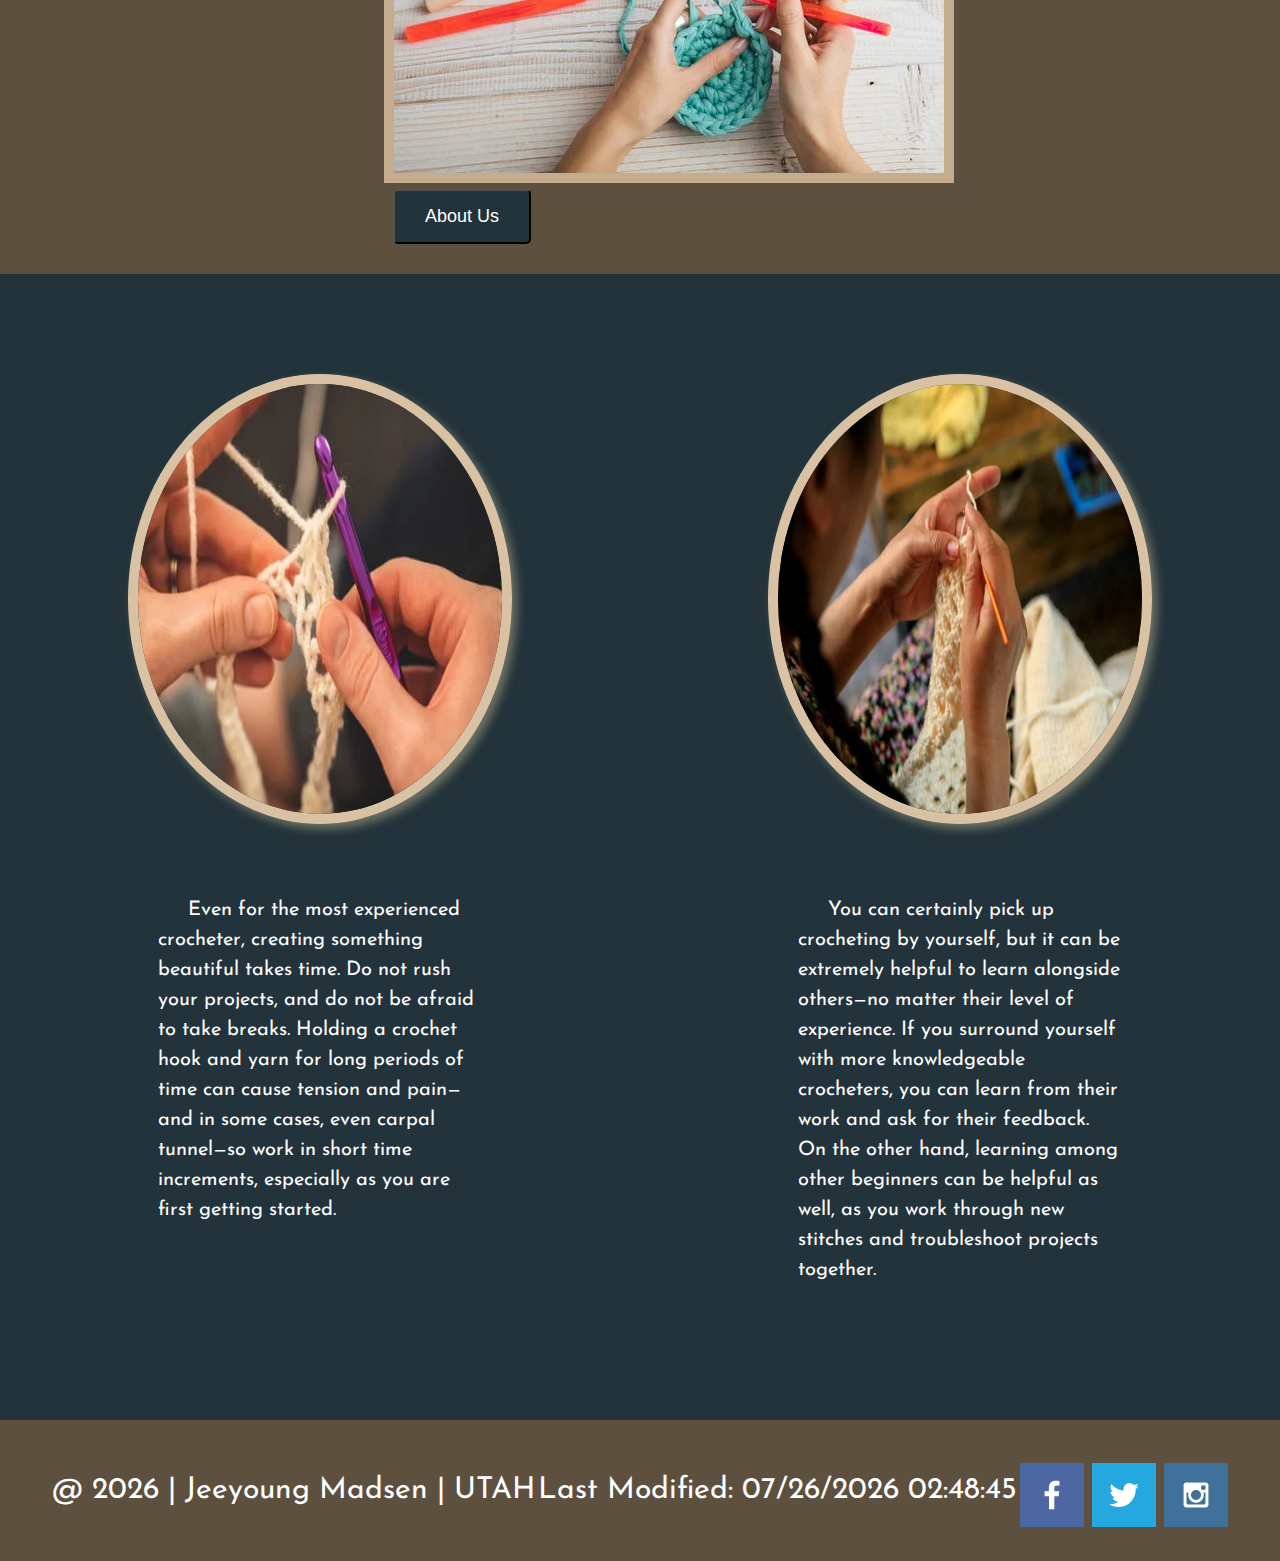
<file: project/skillshare.html>
<!DOCTYPE html>
<html lang="en-us">

<head>
    <meta charset="UTF-8">
    <meta http-equiv="X-UA-Compatible" content="IE=edge">
    <meta name="viewport" content="width=device-width, initial-scale=1.0">
    <title>Skill Share</title>
    <link rel="stylesheet" href="styles/index.css">
    <script src="scripts/index.js" defer></script>
</head>

<body>
    <div id="content">
    <header>
        <a id="logo_link" href="skillshare.html">
            <img class="logo" src="images/MyHobby-logos_white1.png" alt="crochet hobby logo">
        </a>
        <button id="menu"></button>
        <nav class="navigation">
            <a href="index.html">HOME</a>
            <a href="skillshare.html">SKILL SHAIRE</a>
            <a href="findsupplies.html">FIND SUPPLIES</a>
            <!-- <a href="site-plan.html">RATES/DATES</a> -->
            <a href="contactus.html">CONTACT US</a>
        </nav>
    </header>
    <div id="skill">
        <div id="skill-box">
            <img id="skill-img" src="images/little-girl-learning.png" alt="crochet skill">
        </div>
        <section id="skill-msg">
            <h1 class="home-title">Sharing New Hobby</h1>
            <h4>Tips for crochet for beginners</h4>
            <div class='button-box'>
                <a class='book' href="contactus.html">Book Now</a>
            </div>
        </section>
    </div>
    
    <main class="home-grid">
        <div id="background-sharing"></div>
            <section class="sharing-text">
                <h2>Just starting to crochet</h2>
                <p> If you are just starting to crochet, 
                    do not expect to create a masterpiece in yarn on your first try! 
                    Relax and follow our tips for crochet for beginners.
                
                    You can certainly pick up crocheting by yourself, 
                    but it can be extremely helpful to learn alongside others—no matter their level of experience. 
                    If you surround yourself with more knowledgeable crocheters, you can learn from their work and ask for their feedback. 
                    On the other hand, learning among other beginners can be helpful as well, as you work through new stitches and troubleshoot projects together. 
                </p>
            </section>
            <section class="sharing">
                <img class="thumbnail-img" src="images/thumbnail_large.png" alt="first thumbnail">
                <div class="dropdown">
                    <button class="dropbtn">About Us</button>
                        <div class="dropdown-content">
                            <a href="skillshare.html">Free</a>
                            <a href="findsupplies.html">Store</a>
                            <a href="contactus.html">Book</a>
                        </div>
                </div> 
            </section>
        <div id="information"></div>
            <section class="white-card">
                <div class="container">
                <img class="infor-img" src="images/whitecrochet.png" alt="white yarn skill">
                <div class='middle'>
                    <div class='text'>
                    <a href="https://www.youtube.com">Takes Time</a>
                    </div>
                </div>
                </div>
                <p>Even for the most experienced crocheter, creating something beautiful takes time. 
                Do not rush your projects, and do not be afraid to take breaks. 
                Holding a crochet hook and yarn for long periods of time can cause tension and pain—and in some cases, 
                even carpal tunnel—so work in short time increments, especially as you are first getting started. </p>
            </section>
            <section class="person-card">
                <div class="container">
                <img class="infor-img" src="images/personcrochet.png" alt="person skill">
                <div class="middle">
                    <div class="text">
                    <a href="https://www.pinterest.com">Sharing Time</a>
                    </div>
                </div>
                </div>
                <p>You can certainly pick up crocheting by yourself, 
                but it can be extremely helpful to learn alongside others—no matter their level of experience. 
                If you surround yourself with more knowledgeable crocheters, you can learn from their work and ask for their feedback. 
                On the other hand, learning among other beginners can be helpful as well, 
                as you work through new stitches and troubleshoot projects together. </p>
            </section>

    </main>

    <footer>
        <p>@
            <span id="currentyear"></span>
            | Jeeyoung Madsen | UTAH
        </p>
        <p>Last Modified: 
            <span id="lastModified"></span>
        </p>
        <!-- <p><a href="site-plan.html">Site Plan</a></p>
        <p><a href="contactus.html">Contact Us</a></p> -->
        <div class="social">
            <a href="https://facebook.com" target="_blank">
                <img src="images/facebook.png" alt="fb icon">
            </a>
            <a href="https://twitter.com" target="_blank">
                <img src="images/twitter.png" alt="twitter icon">
            </a>
            <a href="https://instagram.com" target="_blank">
                <img src="images/instagram.png" alt="instagram icon">
            </a>
        </div>
    </footer>
    </div>
</body>
</html>
</file>
<file: styles/base.css>
body {
	
	/* font-optical-sizing: auto; */
	font-family: "Lora", serif;
	font-style: normal;
	font-weight: 700;
	}

* {
	margin: 0;
	padding: 0;
	box-sizing: border-box;
}

/* mobile **************************/
header {
	/* background-color: #bbb; */
	background-color: #283618;
	align-items: center;
	justify-content: center;
	padding: 20px;
	border: 1px solid rgba(0, 0, 0, 0.1);
	text-align: center;
}

/* title {
    display: none;
} */

main {
	margin: 0 auto;
	max-width: 1280px;
    margin-left: auto;
    margin-right: auto;
    background-color: var(--secondary-color);
    grid-row: 2;
    display: grid;
    grid-template-columns: 2fr 1fr;
    grid-template-rows: 1fr;
}

h1 {
	font-family: "platypi", serif;
	font-size: 3.5em;
	font-weight: 400;
	text-align: center;
    margin-block-start: 0.5em;
    margin-block-end: 0.67em;
    margin-inline-start: 0px;
    margin-inline-end: 0px;
    font-weight: bold;
    unicode-bidi: isolate;
	color: #fefae0;
	text-shadow: #606c38 5px 5px;
}

nav {
	background-color: #606c38;
	/* background-size: 1%; */
	/* margin:  auto; */
	display: flex;
	justify-content: space-around;
	/* max-width: 800px; */
	/* unicode-bidi: isolate; */
}

/* nav ul {
	list-style-type: none;
} */

nav a {
	/* display: block; */
	/* color: #fff; */
	color: #fefae0;
	text-align: center;
	font-size: 1.5em;
	padding: 1em;
	text-decoration: none;
	width: 100%;
	/* text-shadow: #fefae0 0px 2px; */
}

nav a:hover {
	/* text-decoration:overline; */
    border: 2px solid #fefae0;
	color: #fefae0;
	transition: color 0.3s;
}


.card {
    text-align: center;
    padding: 0 25px 25px 25px;
    /* background-color: #fefae0; */
    margin: 10px;
    border: #bc6c25 1px solid;
    border-radius: 0.5em;
}

h2 {
    display: block;
    font-size: 2em;
	color: #283618;
    margin-block-start: 1em;
    margin-block-end: 0.8em;
    margin-inline-start: 5%;
    margin-inline-end: 5%;
    font-weight: bold;
    unicode-bidi: isolate;
	background-color: #dda15e;
	border-radius: 2em;

}

p {
	font-size: 1.2em;
	/* color: #283618; */
}
/* 
.card div {
    display: flex;
    padding: 5px;
} */

#picture {
    height: 150px;
    border-radius: 50%;
}

.card img {
    height: 100px;
    padding: 5px 10px 0 0;
}

/* img {
    overflow-clip-margin: content-box;
    overflow: clip;
} */

div {
    display: block;
    unicode-bidi: isolate;
}

section {
    display: block;
    unicode-bidi: isolate;
}

h4 {
	font-size: 1.5em;
	color: #283618;
	margin-block-start: 1em;
    margin-block-end: 0.5em;
    margin-inline-start: 5%;
    margin-inline-end: 5%;
	background-color:#dda15e;
	border-radius: 2em;
	height: 1.5em;
	
	/* padding: 5px; */
}

.resources {
    grid-column: 1;
    grid-row: 1;
    height: 100%;
    list-style: none;
    position: relative;
}

.flex a{
	font-size: 1.4em;
	line-height: 1.5em;
	color: #606c38;
}

footer {
    text-align: center;
    font-weight: 400;
	background-color: #283618;
}

footer p {
	color: #fefae0;
	line-height: 2em;
}

footer {
    display: block;
    unicode-bidi: isolate;
}

/* Larger Views ******************************/
@media (min-width: 640px) {
	nav a {
		display: flex;
		justify-content: center;
	}
	nav ul li {
		flex: 1 1 100%;
		display: flex;
		justify-content: center;
	}
}
</file>
<file: project/styles/index.css>
@import url('https://fonts.googleapis.com/css2?family=Satisfy&display=swap');
@import url('https://fonts.googleapis.com/css2?family=Josefin+Sans:ital,wght@0,100;0,200;0,300;0,400;1,100;1,200;1,300;1,400&family=Satisfy&display=swap');

body {
    font-size: 25px;
    font-family: 'josefin sans','satisfy', sans-serif;
    margin: 0;
    padding: 0;
    box-sizing: border-box;
}

#content {
    background-color:#22333b;
    z-index: -1;
    max-width: 1600px;
    margin: 0 auto;
}

header {
    display: grid;
    grid-template-columns: 150px auto;
    transition: transform .5s;
}

.logo {
    width: 80px;
}

#logo_link {
    padding-top: 5px;
    justify-self: center;
    align-self: center;
}

nav {
	min-width: 700px;
	margin: 1rem auto;
}

/* hide hamburger button */
#menu {
    display: none; 
}

.navigation {
    font-family: 'josefin sans';
    font-size: .8em;
	display: flex;
	/* flex-direction: column; */
	list-style: none;
    justify-content: space-around;
	background-color:  #22333b;
	color: #fff;
    text-align: center;
}

.navigation a {
	/* display: flex; */
	padding: 1rem;
	text-align: center;
	text-decoration: none;
	color: #fff;
}

.navigation a:hover {
	background-color: #c6ac8f;
    color: white;
	font-weight: 700;
}

/* #menu {
    font-size: 1.5rem;
    border: 0;
    background: none;
    color: #000;
    position: absolute;
    top: 1rem;
    right: 1rem;
}

#menu::before {
    content: "☰";
    color: #d9d9d9;
}

#menu.open::before {
    content: "❎";
} */

/* when the button is clicked - the open class is toggled (added/removed) */
/* .open a {
    display: block;
} */

#hobby {
    display: grid;
    grid-template-columns: 1fr 3fr 1fr;
}

#hobby-box{
    grid-column: 1/4;
    grid-row: 1/3;
}

#hobby-img {
    width: 100%;
}

  /* Position text in the middle of the page/image */
  .bg-text {
    background-color: rgb(0,0,0); /* Fallback color */
    background-color: rgba(0,0,0, 0.4); /* Black w/opacity/see-through */
    color: white;
    font-weight: bold;
    font-size: 50px;
    border: 10px solid #f1f1f1;
    position: fixed; /* Stay fixed */
    top: 50%;
    left: 50%;
    transform: translate(-50%, -50%);
    z-index: 2;
    width: 500px;
    padding: 20px;
    text-align: center;
    font-family: 'josefin sans';
  }

#hobby-msg {
    grid-column: 2/3;
    grid-row: 1/2;
    margin-top: 100px;
}

#hobby-msg h1 {
    text-align: center;
}

.home-title {
    color: #c6ac8f;
    font-family: 'satisfy';
    font-size: 2em;
    text-shadow: 1px 1px #5e503f;
}

#hobby-msg h4 {
    color: #5e503f;
    text-align: center;
    font-family: 'josefin sans';
}

.book {
    background-color: #5e5e5e;
    color: white;
    text-decoration: none;
    font-size: 18px;
    padding: 15px 30px;
    margin-top: 50px;
    border-radius: 5px;
}

.book:hover {
    background-color: #22333b;
    color: white;
}

.button-box {
    text-align: center;
}

.home-grid {
    display: grid;
    grid-template-columns: repeat(10, 1fr);
    grid-template-rows: repeat(50px);
}

main section img {
    box-sizing: border-box;
}

#background-home{
    background-color: #5e503f;
    grid-column: 1/11;
    grid-row: 1/4;
    margin-top: 10px;
}

.home {
    grid-column: 2/5;
    grid-row: 2/3;
    margin-top: 60px;
}

.brown-img {
    border: 10px solid #c6ac8f;
    transition: transform .5s;
    box-shadow: 10px 10px 20px #22333b;
}

.brown-img:hover {
    opacity: .6;
    transform: scale(1.1);
}

/* Dropdown Button */
.dropbtn {
    background-color: #22333b;
    color: white;
    padding: 15px 30px;
    font-size: 18px;
    border-radius: 5px;
  }

  /* The container <div> - needed to position the dropdown content */
  .dropdown {
    position: relative;
    display: inline-block;
  }
  
  /* Dropdown Content (Hidden by Default) */
  .dropdown-content {
    display: none;
    position: absolute;
    background-color: #f1f1f1;
    min-width: 160px;
    box-shadow: 0px 8px 16px 0px rgba(0,0,0,0.2);
    z-index: 1;
  }
  
  /* Links inside the dropdown */
  .dropdown-content a {
    color: #22333b;
    padding: 12px 16px;
    text-decoration: none;
    display: block;
  }
  
  /* Change color of dropdown links on hover */
  .dropdown-content a:hover {background-color: #c6ac8f;}
  
  /* Show the dropdown menu on hover */
  .dropdown:hover .dropdown-content {display: block;}
  
  /* Change the background color of the dropdown button when the dropdown content is shown */
  .dropdown:hover .dropbtn {background-color: #5e503f}

.home-text {
    background-color: #c6ac8f;
    text-align: right;
    grid-column: 6/10;
    grid-row: 2/3;
    transition: transform .5s;
    box-shadow: 10px 10px 20px #22333b;
    margin-top: 30px;
    margin-bottom: 50px;
}

.home-text h2 {
    color: white;
    font-family: 'josefin sans';
    padding-right: 25px;
}

.home-text p {
    color: white;
    padding: 25px;
    padding-bottom: 5px;
    margin-top: -20;
    line-height: 1.5em;
    font-family: 'josefin sans';
}

.card-img {
    border: 10px solid #d9c2a3;
    transition: transform .5s;
    box-shadow: 5px 5px 10px #6f7364;
    border-radius: 100%;
    width: 100%;
    height: 350px;
}

.card-img:hover {
    opacity: .6;
    transform: scale(1.1);
}

.sharing-card, .supplies-card, .contact-card {
    margin: 100px 0;
}

.sharing-card {
    grid-column: 2/4;
    grid-row: 6/8;
}

.supplies-card {
    grid-column: 5/7;
    grid-row: 6/8;
}

.contact-card {
    grid-column: 8/10;
    grid-row: 6/8;
}

.container {
    position: relative;
  }
  
    .image {
        opacity: 1;
        display: block;
        width: 100%;
        height: auto;
        transition: .5s ease;
        backface-visibility: hidden;
    }
    
    .middle {
        transition: .5s ease;
        opacity: 0;
        position: absolute;
        top: 50%;
        left: 50%;
        transform: translate(-50%, -50%);
        -ms-transform: translate(-50%, -50%);
        text-align: center;
    }
    
    .container:hover .image {
        opacity: 0.3;
    }
    
    .container:hover .middle {
        opacity: 1;
    }
    
    .text a{
        background-color: #5e5e5e;
        color: white;
        font-size: 25px;
        padding: 16px 32px;
        border-radius: 5px;
        box-shadow: 10px 10px 20px #c6ac8f;
    }

footer {
    background-color: #5e503f;
    padding: 25px 50px;
    display: flex;
    justify-content: space-around;
    align-items: center;
}

footer a {
    color: #fefae0;
    text-decoration: none;

}

footer a:hover {
    background-color: #fefae0;
    color: #bc6c25;
}

footer p {
    font-size: 1.2em;
    color: white;
}

footer p a:hover {
    text-decoration: underline;
}

footer .social img {
    padding-top: 15px;
}


@media screen and (max-width: 900px) {
    /* @media screen and (min-width: 37.5em) { */
    header {
        background-color: #22333b;    
    }

    #hobby, .home-grid {
        display: block;
        height: auto;
    }

    footer {
        flex-direction: column;
    }

    .navigation {
        /* font-family: 'josefin sans';
        font-size: .8em; */
        display: block;
        flex-direction: column;
        list-style: none;
        /* justify-content: space-around; */
        background-color:  #22333b;
        color: #fff;
    }
    
    .navigation a {
        display: none;
        padding: 1rem;
        text-align: center;
        text-decoration: none;
        color: #fff;
    }

    .navigation a:hover {
        background-color: #c6ac8f;
        color: white;
        font-weight: 700;
        display: flex;
        padding: 15px;
    }
    
    /* hide hamburger button */
    #menu {
        display: flex; 
    }

    #menu {
        font-size: 1.5rem;
        border: 0;
        background: none;
        color: #000;
        position: absolute;
        top: 1rem;
        right: 1rem;
    }
    
    #menu::before {
        content: "☰";
        color: #d9d9d9;
    }
    
    #menu.open::before {
        content: "❎";
    }
    
    /* when the button is clicked - the open class is toggled (added/removed) */
    .open a {
        display: block;
    }
      
    #hobby {
        margin-top: 0;
    }

    #hobby-msg {
        margin-top: 0;
    }

    #hobby-msg h1 h4 {
        display: none;
    }

    .home-title {
        font-size: 25px;
        color: #6f7364;
    }

    .information { 
        margin: 50px auto;
        width: 60%;
    }

    #background-home{
        display: none;
    }

    .title-text {
        font-size: 25px;
        color: #6f7364; 
    }

    #information, .title-text{
        width: 80%;
        display: block;
        margin: 0 auto;
    }

    footer {
        margin-top: 25px;
    }
}




/* skillshare.html */

#skill {
    display: grid;
    grid-template-columns: 1fr 3fr 1fr;
}

#skill-box{
    grid-column: 1/4;
    grid-row: 1/3;
}

#skill-img {
    width: 100%;
}

#skill-msg {
    grid-column: 2/3;
    grid-row: 1/2;
    margin-top: 100px;
}

#skill-msg h1 {
    text-align: center;
}

.home-title {
    color: #c6ac8f;
    font-family: 'satisfy';
    font-size: 2em;
}

#skill-msg h4 {
    color: #5e503f;
    text-align: center;
    font-family: 'josefin sans';
}

#background-sharing{
    background-color: #5e503f;
    grid-column: 1/11;
    grid-row: 1/3;
    margin-top: 10px;
}

.sharing-text {
    grid-column: 1/11;
    grid-row: 1/2;
}

.sharing-text h2 {
    margin-top: 20;
    color: white;
    text-align: center;
    font-family: 'josefin sans';
}

.sharing-text p {
    color: white;
    padding: 50px;
    line-height: 1.5em;
    text-align: center;
    font-family: 'josefin sans';
}

.sharing {
    grid-column: 4/8;
    grid-row: 2/3;
    margin-top: 20px;
    margin-bottom: 30px;
}

.thumbnail-img {
    border: 10px solid #c6ac8f;
    transition: transform .5s;
    box-shadow: 5px 5px 10px #5e503f;
    text-align: center;
}

.thumbnail-img:hover {
    opacity: .6;
    transform: scale(1.1);
}

.infor-img {
    border: 10px solid #d9c2a3;
    transition: transform .5s;
    box-shadow: 5px 5px 10px #6f7364;
    border-radius: 100%;
    width: 100%;
    height: 450px;
    box-shadow: 5px 5px 10px #6f7364;
}

.white-card, .person-card {
    margin: 100px 0;
}

.white-card {
    grid-column: 2/5;
    grid-row: 4/6;
}

.person-card {
    grid-column: 7/10;
    grid-row: 4/6;
}

.white-card p, .person-card p {
    color: white;
    text-decoration: none;
    font-size: 20px;
    padding: 15px 30px;
    margin-top: 50px;
    line-height: 1.5em;
    border-radius: 25px;
    text-indent: 30px;
}

.infor-img:hover {
    opacity: .6;
    transform: scale(1.1);
}

.white-card h3, .person-card h3 {
    text-align: center;
}

@media screen and (max-width: 900px) {

    #skill, .home-grid {
        display: block;
        height: auto;
    }

    #skill {
        margin-top: 0;
    }

    #skill-msg {
        margin-top: 0;
    }
    
    #skill-msg h1 h4 {
        display: none;
    }

    .sharing .thumbnail-img { 
        margin: 50px auto;
        width: 60%;
    }

    #background-sharing {
        display: none;
    }

    .sharing {
        font-size: 25px;
        color: #6f7364; 
    }

    #sharing-background, .sharing{
        width: 80%;
        display: block;
        margin: 0 auto;
    }

}


/* findsupplies.html */

#find {
    display: grid;
    grid-template-columns: 1fr 3fr 1fr;
}

#find-box{
    grid-column: 1/4;
    grid-row: 1/3;
}

#find-img {
    width: 100%;
}

#find-msg {
    grid-column: 2/3;
    grid-row: 1/2;
    margin-top: 100px;
}

#find-msg h1 {
    text-align: center;
}

.home-title {
    color: #c6ac8f;
    font-family: 'satisfy' ;
    font-size: 2em;
}

#find-msg h4 {
    color: #5e503f;
    text-align: center;
    font-family: 'josefin sans';
}

#background-finding{
    background-color: #5e503f;
    grid-column: 1/11;
    grid-row: 1/3;
    margin-top: 10px;
}

.finding-text {
    grid-column: 1/11;
    grid-row: 1/2;
}

.finding-text h2 {
    margin-top: 20;
    color: white;
    text-align: center;
    font-family: 'josefin sans';
}

.finding-text p {
    color: white;
    padding: 50px;
    line-height: 1.5em;
    text-align: center;
    font-family: 'josefin sans';
}

.finding {
    grid-column: 4/8;
    grid-row: 2/3;
    margin-top: 20px;
    margin-bottom: 30px;
}

.yarns-img {
    border: 10px solid #c6ac8f;
    transition: transform .5s;
    box-shadow: 5px 5px 10px #5e503f;
    text-align: center;
}

.yarns-img:hover {
    opacity: .6;
    transform: scale(1.1);
}

.finding-card, .making-card {
    margin: 100px 0;
    margin-top: -10px;
}

.finding-card {
    grid-column: 2/5;
    grid-row: 4/6;
}

.making-card {
    grid-column: 7/10;
    grid-row: 4/6;
}

.finding-card p, .making-card p {
    color: white;
    text-decoration: none;
    font-size: 18px;
    padding: 15px 30px;
    margin-top: 50px;
    line-height: 1.5em;
    border-radius: 25px;
    text-indent: 30px;
}

.supplies-card h3, .making-card h3 {
    text-align: center;
}

@media screen and (max-width: 900px) {

    #find, .home-grid {
        display: block;
        height: auto;
    }

    #find {
        margin-top: 0;
    }

    #find-msg {
        margin-top: 0;
    }

    #find-msg h1 h4 {
        display: none;
    }

    .home-title {
        font-size: 25px;
        color: #6f7364;
    }

    .infor-img .yarns-img { 
        margin: 50px auto;
        width: 60%;
    }

    #background-finding {
        display: none;
    }

    .finding {
        font-size: 25px;
        color: #6f7364; 
    }

    #information {
        width: 80%;
        display: block;
        margin: 0 auto;
    }

    footer {
        margin-top: 25px;
    }
}

form {
    /* Center the form on the page */
    margin: 0 auto;
    width: 400px;
    /* Form outline */
    padding: 1em;
    border: 1px solid #ccc;
    border-radius: 1em;
  }
  
  ul {
    list-style: none;
    padding: 0;
    margin: 0;
    color: #c6ac8f;
  }
  
  form li + li {
    margin-top: 1em;
  }
  
  label {
    /* Uniform size & alignment */
    display: inline-block;
    width: 90px;
    text-align: right;
  }
  
  input,
  textarea {
    /* To make sure that all text fields have the same font settings
       By default, textareas have a monospace font */
    font: 1em sans-serif;
  
    /* Uniform text field size */
    width: 300px;
    box-sizing: border-box;
  
    /* Match form field borders */
    border: 1px solid #999;
  }
  
  input:focus,
  textarea:focus {
    /* Additional highlight for focused elements */
    border-color: #000;
  }
  
  textarea {
    /* Align multiline text fields with their labels */
    vertical-align: top;
  
    /* Provide space to type some text */
    height: 5em;
  }
  
  .button {
    /* Align buttons with the text fields */
    padding-left: 90px; /* same size as the label elements */
  }
  
  button {
    /* This extra margin represent roughly the same space as the space
       between the labels and their text fields */
    margin-left: 0.5em;
  }

  
#feedback {
    background-color: antiquewhite;
    position: absolute;
    top: 0;
    left: 0;
    right: 0;
    padding: .5em;
    /* make this element invisible until we are ready for it */
    display: none;      
}
.moveDown {
    margin-top: 3em;
}
</file>
<file: styles/form.css>
body {
    font-family: Arial, sans-serif;
    margin: 0;
    padding: 0;
    background-color: #333;
    display: flex;
    flex-direction: column;
    /* min-height: 100vh; */
}

header, footer {
    background-color: #333;
    color: white;
    text-align: center;
    padding: 1em 0;
}

main {
    /* flex: 1; */
    padding: 1em;
    /* max-width: 600px; */
    /* margin: 0 auto; */
}

form {
    /* display: flex; */
    max-width: 600px;
    margin: 0 auto;
    /* padding: 1em; */
    background: #fff;
    border-radius: 5px;
    padding: 1em;
    /* flex-direction: column; */
}

div {
    margin-bottom: 1em;
    /* display: block; */
    unicode-bidi: isolate;
}

label {
    margin-bottom: .5em;
    color: #333333;
    display: block;
    font-weight: bold;
}

input[type="text"],
input[type="date"],
textarea,
select {
    border: 1px solid #CCCCCC;
    padding: .5em;
    font-size: 1em;
    width: 100%;
    box-sizing: border-box;
    border-radius: 5px;
}

input[type="radio"],
input[type="checkbox"] {
    margin-right: .5em;
}

input[type="submit"] {
    background: #333;
    color: #fff;
    border: 0;
    padding: 1em 2em;
    font-size: 1em;
    border-radius: 5px;
    cursor: pointer;
    width: 100%;
}

input[type="submit"]:hover {
    background: #555;
}

.rating-container {
    display: flex;
    font-size: 1.2em;
    cursor: pointer;
    justify-content: center;
    margin-top: 10px;
}

.rating-item{
    display: block;
    flex-direction: column-reverse;
    margin: 0 10px;
    justify-content: center;
}


.rating-container input[type="radio"] {
    margin-top: 30px;
}

.rating label {
    font-size: 1em;
    cursor: pointer;
    
}

.rating input[type="radio"]:checked + label {
    color: goldenrod;
}
  
.tick-box {
    margin-bottom: 20px;
}
  
.tick-box label {
    display: inline-flex;
    margin-bottom: 1px;
  }
  
.tick-box input[type="radio"] {
    margin-right: 5px;
  }

.feature-container {
    margin-top: 30px;
    margin-bottom: 40px;
}

.optional {
    font-size: smaller;
    color: blue;
}

@media (max-width: 600px) {
    .rating-container {
        flex-direction: column;
        align-items: center;
    }

    .rating-item {
        margin: 10px 0;
    }

    .rating-container label {
        font-size: 1.2em;
    }
}
/* .rating > input {
    display: none;
} */
</file>
<file: styles/place.css>
* {
    margin: auto;
    text-align: center;
    font-family: "Vollkorn", serif;
}

:root {
    --header-background-color: #0d3b66;
    --section-head-background-color: #c85916;
    --main-background-color: #fff;
}

body {
    background-color: var(--main-background-color);
}


header, footer {
    text-align: center;
    background-color: var(--header-background-color);
    padding: 1rem;
}

hr {
    color: #0d3b66
}

h1 {
    color: white;
    font-size: 3rem;
}


.data {
    display: grid;
    grid-template-columns: 1fr 1fr;
    max-width: 36rem;
    min-width: 18rem;
    padding: 0rem 1rem 1rem 0rem;
    /* font-size: 1.2rem; */
}

h2 {
    font-size: 1.8rem;
}


.data h2 {
    grid-column: 1 / 3;
}

#weather {
    grid-column: 1 / 3;
}

#weather img {
    max-width: 100px;
    grid-column: 1 / 3;
}

.hero img {
    width: 100%;
    height: 100%;
    object-fit: cover;
}

p {
    font-size: 1.2rem;
    margin-left: 3rem;
}

footer {
    text-align: center;
    font-weight: 500;
    font-size: 1.2rem;
    display: block;
    unicode-bidi: isolate;
    
}

footer p {
	color: #fff;
	line-height: 1.5em;
}
</file>
<file: styles/place-large.css>
@media screen and (min-width: 1000px) {
    #weather h2:first-child::after{
        content: "☼";
    }
    
    #weather img {
        display: none;
    }

    .data {
        position: absolute;
        background-color: var(--main-background-color);
        opacity: 0.7;
    }

    .data h2 {
        background-color: var(--section-head-background-color);
        color: #000;
        width: 10rem;
        padding: 1rem;
        margin-left: -2rem;
        margin-top: 1rem;
        margin-bottom: 1rem;
    }

    #data {
        top: 10rem;
        left: 5rem
    }

    #weather {
        bottom: 10rem;
        right: 5rem;
    }
}
</file>
<file: styles/temples.css>
body {
    font-family: "Vollkorn", serif;
    /* font-optical-sizing: auto; */
    font-weight: 400;
    font-style: normal;
    }
    
* {
    margin: 0;
    padding: 0;
    box-sizing: border-box;
}

header {
    background-color: #284b63;
    padding: 20px;
    display: flex;
    justify-content: center;
    text-align: center;
    }

h1 {
	font-size: 2.5rem;
	text-align: center;
    /* font-weight: bold; */
	color: #ffffff;
}

.navigation {
    display: flex;
    flex-direction: column;
    margin: 1rem auto;
    max-width: 760px;
    list-style: none;
    color:#d9d9d9;
}

.navigation ul {
	display: flex;
    list-style-type: none;
    flex-direction: column;

}

.navigation a {
    display: none;
    color: #d9d9d9;
    text-align: center;
    font-size: 1rem;
    padding: .5rem;
    text-decoration: none;
    font-weight: 600;
}

.navigation a:hover {
    text-decoration: underline;
    transition: color 0.3s;
}

#menu {
    font-size: 1.5rem;
    border: 0;
    background: none;
    color: #000;
    position: absolute;
    top: 1rem;
    right: 1rem;
}

#menu::before {
    content: "☰";
    color: #d9d9d9;
}

#menu.open::before {
    content: "❎";
}

.open a {
    display: block;
}



/* @media screen and (max-width: 760px) {
    
    .temple-gallery {
        grid-template-columns: repeat(2, 1fr);
    }
} */

/* @media (mix-width: 640px) {
          
    
    .temples {
        grid-template-columns: 1fr;
    }

} */

/* header, main, footer {
    max-width: 640px;
    margin: 1rem auto;
    border: 1px solid #bbb;
    padding: 1rem;
    background-color: #e6f2ff;
}

main {
    display: grid;
    grid-template-columns: 1fr;
    grid-gap: 1rem;
} */

h2 {
    display: block;
    font-size: 3rem;
    color: #353535;
    margin-block-start: 1em;
    font-weight: bold;
    unicode-bidi: isolate;
    text-align: center;
}

section {
    display: block;
    margin: 1rem auto; 
    max-width: 940px;
    unicode-bidi: isolate;
    padding: 1rem;
    background-color: #fff;
}

figure {
    text-align: center;
}

img { 
    display: block;
    width: 100%; 
    height: auto; 
}

figcaption {
    display: block;
    font-size: 1.2rem;
    font-weight: 700;
    font-style: italic;
    color: #284b63;
}

footer {
    text-align: center;
    font-weight: 400;
	background-color: #353535;
    font-size: 1.2rem;
    display: block;
    unicode-bidi: isolate;
}

footer p {
	color: #d9d9d9;
	line-height: 1.8em;
}
</file>
<file: styles/temples-large.css>
@media (min-width: 500px) {

    /* header {
        background-color: #284b63;
        padding: 20px;
        display: flex;
        justify-content: center;
        text-align: center;
        } */

    h1 {
        font-size: 4rem;
        text-align: center;
        font-weight: bold;
        color: #ffffff;
    }
    

    h2 {
        display: block;
        font-size: 4rem;
        color: #353535;
        margin-block-start: 1em;
        font-weight: bold;
        unicode-bidi: isolate;
        text-align: center;
    }


    #menu {
        display: none;

    }

.navigation ul {
	display: flex;
    list-style-type: none;
    flex-direction: row;
}

/* .navigation a:hover {
    text-decoration: underline;
    transition: color 0.3s;
} */

.navigation a {
    display: flex;
    color: #d9d9d9;
    text-align: center;
    font-size: 1.5rem;
    padding: 1rem;
    text-decoration: none;
    font-weight: 600;
}

.temples {
    display: grid;
    grid-template-columns: repeat(auto-fit, minmax(200px, 1fr));
    grid-template-columns: repeat(3, 1fr);
    grid-gap: 20px;
    place-items: center;
}


}
</file>
<file: project/styles/siteplan.css>
/* if you are using any Google fonts change the font names below to your fonts. 
Any spaces in your font name should be replaced with a +. 
Fonts are separated by a | */
@import url('https://fonts.googleapis.com/css2?family=Satisfy&display=swap');
@import url('https://fonts.googleapis.com/css2?family=Josefin+Sans:ital,wght@0,100;0,200;0,300;0,400;1,100;1,200;1,300;1,400&family=Satisfy&display=swap');

:root {
  /* change the values below to your colors from your palette */
  --primary-color: #5e503f  ;
  --secondary-color: #c6ac8f ;
  --accent1-color: #22333b;
  --accent2-color: white;

  /* change the values below to your chosen font(s) */
  --heading-font: "Satisfy";
  --paragraph-font: Josefin Sans, sans-serif;

  /* these colors below should be chosen from among your palette colors above */
  --headline-color-on-white:  #5e503f;  /* headlines on a white background */ 
  --headline-color-on-color: white; /* headlines on a colored background */ 
  --paragraph-color-on-white:  #22333b; /* paragraph text on a white background */ 
  --paragraph-color-on-color:  #c6ac8f; /* paragraph text on a colored background */ 
  --paragraph-background-color: #5e503f  ;
  --nav-link-color: #22333b;
  --nav-background-color: #D4AC0D;
  --nav-hover-link-color: white;
  --nav-hover-background-color: #5e503f;
}


/*  Look around below...but DON'T CHANGE ANYTHING! */

body {
  max-width: 1200px;
  margin: 0 auto;
  padding: 4em;
  font-size: 18px;
  text-align: center;
}
img {
  display: block;
  margin: 0 auto;
}
h1, h2, h3, h4, h5, h6 {
  font-family: var(--heading-font);
  color: var(--headline-color-on-white);
}
h2 {
  text-align: center;
}
hr {
  height: 3px;
  margin: 35px 0;
  background: var(--accent1-color);
}
header {
  padding: 1em;
  text-align: center;
  color: var(--headline-color-on-color);
  background-color: var(--paragraph-background-color);
}
header > h1, header > h2 {
  color: var(--headline-color-on-color);
}

p {
  font-family: var(--paragraph-font);
  color: var(--paragraph-color-on-white);
  padding: 1em;
}
.colors {
  width: 100%;
  min-width: 350px;
  margin: 30px auto;
  text-align: center;
}
.colors th {
  background-color: #999;
}
.colors td{
  width: 25%;
  height: 3em;
}

.primary {
  background-color: var(--primary-color);
}
.secondary {
  background-color: var(--secondary-color);
}
.accent1 {
  background-color: var(--accent1-color);
}
.accent2{
  background-color: var(--accent2-color);
}

p.colored {
  background-color: var(--paragraph-background-color);
  color: var(--paragraph-color-on-color);
}

nav {
  background-color: var(--nav-background-color);
  line-height: 3em;
  text-align: center;
  font-size: 1.2em;
}
nav  {
  list-style-type: none;
  display: flex;

}
nav a {
  padding:1em;
  min-width: 120px;
  text-decoration: none;
  padding: 10px;

}
nav a:link, nav a:visited {
  color: var(--nav-link-color);
}
nav a:hover {
  color: var(--nav-hover-link-color);
  background-color: var(--nav-hover-background-color);
}

.sitemap {
  display: grid;
  justify-content: center;

  grid-template-columns: repeat(6, 15%);
  grid-template-rows: 3em 1.5em 1.5em 3em;
  grid-template-areas: ". . home home . ."
    ". . . top . ."
    ". left left right right ."
    "page2 page2 . . page3 page3";
}
.sitemap > div {

  text-align: center;

}
.sm-home {
  grid-area: home;
  background-color: #ccc;
  line-height: 3em;
}
.sm-page2 {
  grid-area: page2;
  background-color: #ccc;
  line-height: 3em;
}
.sm-page3 {
  grid-area: page3;
  background-color: #ccc;
  line-height: 3em;
}

.top {
  grid-area: top;
  border-left: 1px solid;
}

.left {
  grid-area: left;
  border-top: 1px solid;
  border-left: 1px solid;
}

.right {
  grid-area: right;
  border-top: 1px solid;
  border-right: 1px solid;
}
</file>
